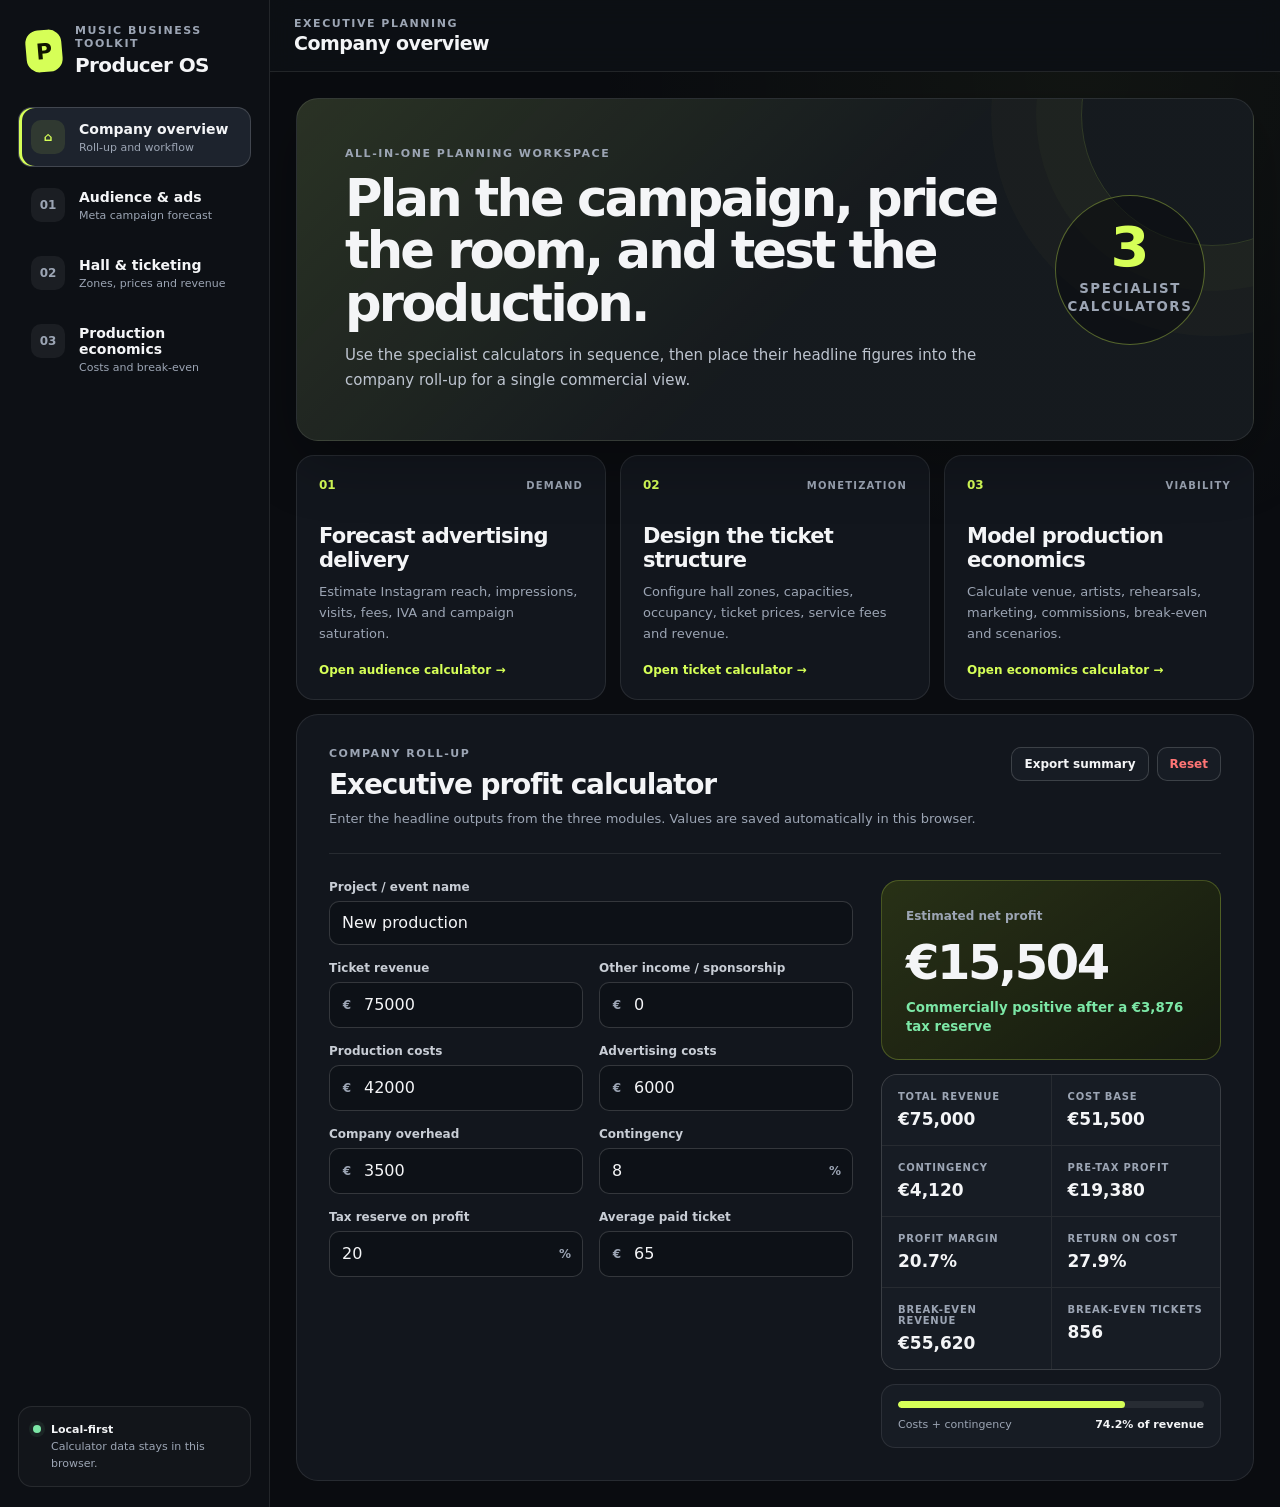
<file: music-producer-company-calculator/index.html>
<!doctype html>
<html lang="en">
<head>
  <meta charset="utf-8">
  <meta name="viewport" content="width=device-width, initial-scale=1">
  <meta name="description" content="All-in-one music producer company calculator for production economics, ticket pricing, venue planning and Meta advertising forecasts.">
  <meta name="color-scheme" content="dark light">
  <title>Producer OS — Company Calculator</title>
  <link rel="stylesheet" href="styles.css">
</head>
<body>
  <div class="app-shell">
    <aside class="sidebar" id="sidebar">
      <div class="brand-block">
        <div class="brand-mark" aria-hidden="true">P</div>
        <div>
          <p class="brand-kicker">Music business toolkit</p>
          <h1>Producer OS</h1>
        </div>
      </div>

      <nav class="primary-nav" aria-label="Main navigation">
        <button class="nav-item is-active" type="button" data-view="dashboard" aria-current="page">
          <span class="nav-icon" aria-hidden="true">⌂</span>
          <span><strong>Company overview</strong><small>Roll-up and workflow</small></span>
        </button>
        <button class="nav-item" type="button" data-view="ads">
          <span class="nav-number">01</span>
          <span><strong>Audience & ads</strong><small>Meta campaign forecast</small></span>
        </button>
        <button class="nav-item" type="button" data-view="tickets">
          <span class="nav-number">02</span>
          <span><strong>Hall & ticketing</strong><small>Zones, prices and revenue</small></span>
        </button>
        <button class="nav-item" type="button" data-view="stage">
          <span class="nav-number">03</span>
          <span><strong>Production economics</strong><small>Costs and break-even</small></span>
        </button>
      </nav>

      <div class="sidebar-note">
        <span class="status-dot"></span>
        <p><strong>Local-first</strong><br>Calculator data stays in this browser.</p>
      </div>
    </aside>

    <div class="main-column">
      <header class="topbar">
        <div class="topbar-title">
          <button class="icon-button mobile-menu" id="menuBtn" type="button" aria-label="Open navigation" aria-expanded="false">☰</button>
          <div>
            <p id="viewEyebrow">Executive planning</p>
            <h2 id="viewTitle">Company overview</h2>
          </div>
        </div>
        <div class="topbar-actions">
          <button class="toolbar-button is-hidden" id="reloadBtn" type="button">Reload module</button>
          <button class="toolbar-button is-hidden" id="newTabBtn" type="button">Open separately</button>
          <button class="toolbar-button is-hidden" id="fullscreenBtn" type="button">Focus mode</button>
        </div>
      </header>

      <main class="content-area">
        <section class="view dashboard-view is-active" id="view-dashboard" data-view-panel="dashboard">
          <div class="hero-panel">
            <div>
              <p class="eyebrow">All-in-one planning workspace</p>
              <h2>Plan the campaign, price the room, and test the production.</h2>
              <p>Use the specialist calculators in sequence, then place their headline figures into the company roll-up for a single commercial view.</p>
            </div>
            <div class="hero-badge">
              <span>3</span>
              <small>specialist<br>calculators</small>
            </div>
          </div>

          <section class="workflow-grid" aria-label="Planning workflow">
            <article class="workflow-card">
              <div class="workflow-head"><span>01</span><p>Demand</p></div>
              <h3>Forecast advertising delivery</h3>
              <p>Estimate Instagram reach, impressions, visits, fees, IVA and campaign saturation.</p>
              <button type="button" data-open-view="ads">Open audience calculator</button>
            </article>
            <article class="workflow-card">
              <div class="workflow-head"><span>02</span><p>Monetization</p></div>
              <h3>Design the ticket structure</h3>
              <p>Configure hall zones, capacities, occupancy, ticket prices, service fees and revenue.</p>
              <button type="button" data-open-view="tickets">Open ticket calculator</button>
            </article>
            <article class="workflow-card">
              <div class="workflow-head"><span>03</span><p>Viability</p></div>
              <h3>Model production economics</h3>
              <p>Calculate venue, artists, rehearsals, marketing, commissions, break-even and scenarios.</p>
              <button type="button" data-open-view="stage">Open economics calculator</button>
            </article>
          </section>

          <section class="rollup-panel">
            <div class="section-heading">
              <div>
                <p class="eyebrow">Company roll-up</p>
                <h2>Executive profit calculator</h2>
                <p>Enter the headline outputs from the three modules. Values are saved automatically in this browser.</p>
              </div>
              <div class="heading-actions">
                <button class="subtle-button" id="exportSummaryBtn" type="button">Export summary</button>
                <button class="subtle-button danger" id="resetSummaryBtn" type="button">Reset</button>
              </div>
            </div>

            <div class="rollup-layout">
              <form class="rollup-form" id="rollupForm">
                <label class="field field-wide">
                  <span>Project / event name</span>
                  <input id="projectName" name="projectName" type="text" value="New production" autocomplete="off">
                </label>
                <label class="field">
                  <span>Ticket revenue</span>
                  <div class="money-input"><b>€</b><input id="ticketRevenue" name="ticketRevenue" type="number" min="0" step="0.01" value="75000"></div>
                </label>
                <label class="field">
                  <span>Other income / sponsorship</span>
                  <div class="money-input"><b>€</b><input id="otherIncome" name="otherIncome" type="number" min="0" step="0.01" value="0"></div>
                </label>
                <label class="field">
                  <span>Production costs</span>
                  <div class="money-input"><b>€</b><input id="productionCosts" name="productionCosts" type="number" min="0" step="0.01" value="42000"></div>
                </label>
                <label class="field">
                  <span>Advertising costs</span>
                  <div class="money-input"><b>€</b><input id="advertisingCosts" name="advertisingCosts" type="number" min="0" step="0.01" value="6000"></div>
                </label>
                <label class="field">
                  <span>Company overhead</span>
                  <div class="money-input"><b>€</b><input id="companyOverhead" name="companyOverhead" type="number" min="0" step="0.01" value="3500"></div>
                </label>
                <label class="field">
                  <span>Contingency</span>
                  <div class="money-input suffix"><input id="contingencyPercent" name="contingencyPercent" type="number" min="0" step="0.1" value="8"><b>%</b></div>
                </label>
                <label class="field">
                  <span>Tax reserve on profit</span>
                  <div class="money-input suffix"><input id="taxReservePercent" name="taxReservePercent" type="number" min="0" max="100" step="0.1" value="20"><b>%</b></div>
                </label>
                <label class="field">
                  <span>Average paid ticket</span>
                  <div class="money-input"><b>€</b><input id="averageTicketPrice" name="averageTicketPrice" type="number" min="0" step="0.01" value="65"></div>
                </label>
              </form>

              <div class="results-column" aria-live="polite">
                <div class="primary-result" id="profitResultCard">
                  <span>Estimated net profit</span>
                  <strong id="netProfit">€0</strong>
                  <small id="profitSignal">—</small>
                </div>
                <div class="metric-grid">
                  <div class="metric"><span>Total revenue</span><strong id="totalRevenue">€0</strong></div>
                  <div class="metric"><span>Cost base</span><strong id="baseCosts">€0</strong></div>
                  <div class="metric"><span>Contingency</span><strong id="contingencyAmount">€0</strong></div>
                  <div class="metric"><span>Pre-tax profit</span><strong id="preTaxProfit">€0</strong></div>
                  <div class="metric"><span>Profit margin</span><strong id="profitMargin">0%</strong></div>
                  <div class="metric"><span>Return on cost</span><strong id="returnOnCost">0%</strong></div>
                  <div class="metric"><span>Break-even revenue</span><strong id="breakEvenRevenue">€0</strong></div>
                  <div class="metric"><span>Break-even tickets</span><strong id="breakEvenTickets">—</strong></div>
                </div>
                <div class="cost-bar" aria-label="Revenue allocation">
                  <div class="cost-bar-track"><span id="costBarFill"></span></div>
                  <div class="cost-bar-labels"><span>Costs + contingency</span><strong id="costShare">0% of revenue</strong></div>
                </div>
              </div>
            </div>
          </section>
        </section>

        <section class="view module-view" id="view-ads" data-view-panel="ads">
          <div class="frame-loader" data-loader="ads"><span></span><p>Loading audience calculator…</p></div>
          <iframe title="Audience and Meta advertising calculator" data-module-frame="ads" data-src="calculators/meta-ads/index.html"></iframe>
        </section>

        <section class="view module-view" id="view-tickets" data-view-panel="tickets">
          <div class="frame-loader" data-loader="tickets"><span></span><p>Loading hall and ticket calculator…</p></div>
          <iframe title="Hall and ticket pricing calculator" data-module-frame="tickets" data-src="calculators/hall-tickets/index.html"></iframe>
        </section>

        <section class="view module-view" id="view-stage" data-view-panel="stage">
          <div class="frame-loader" data-loader="stage"><span></span><p>Loading production economics calculator…</p></div>
          <iframe title="Stage production economics calculator" data-module-frame="stage" data-src="calculators/stage-economics/index.html"></iframe>
        </section>
      </main>
    </div>
  </div>

  <div class="mobile-scrim" id="mobileScrim"></div>
  <div class="toast" id="toast" role="status" aria-live="polite"></div>
  <script src="app.js"></script>
</body>
</html>
</file>
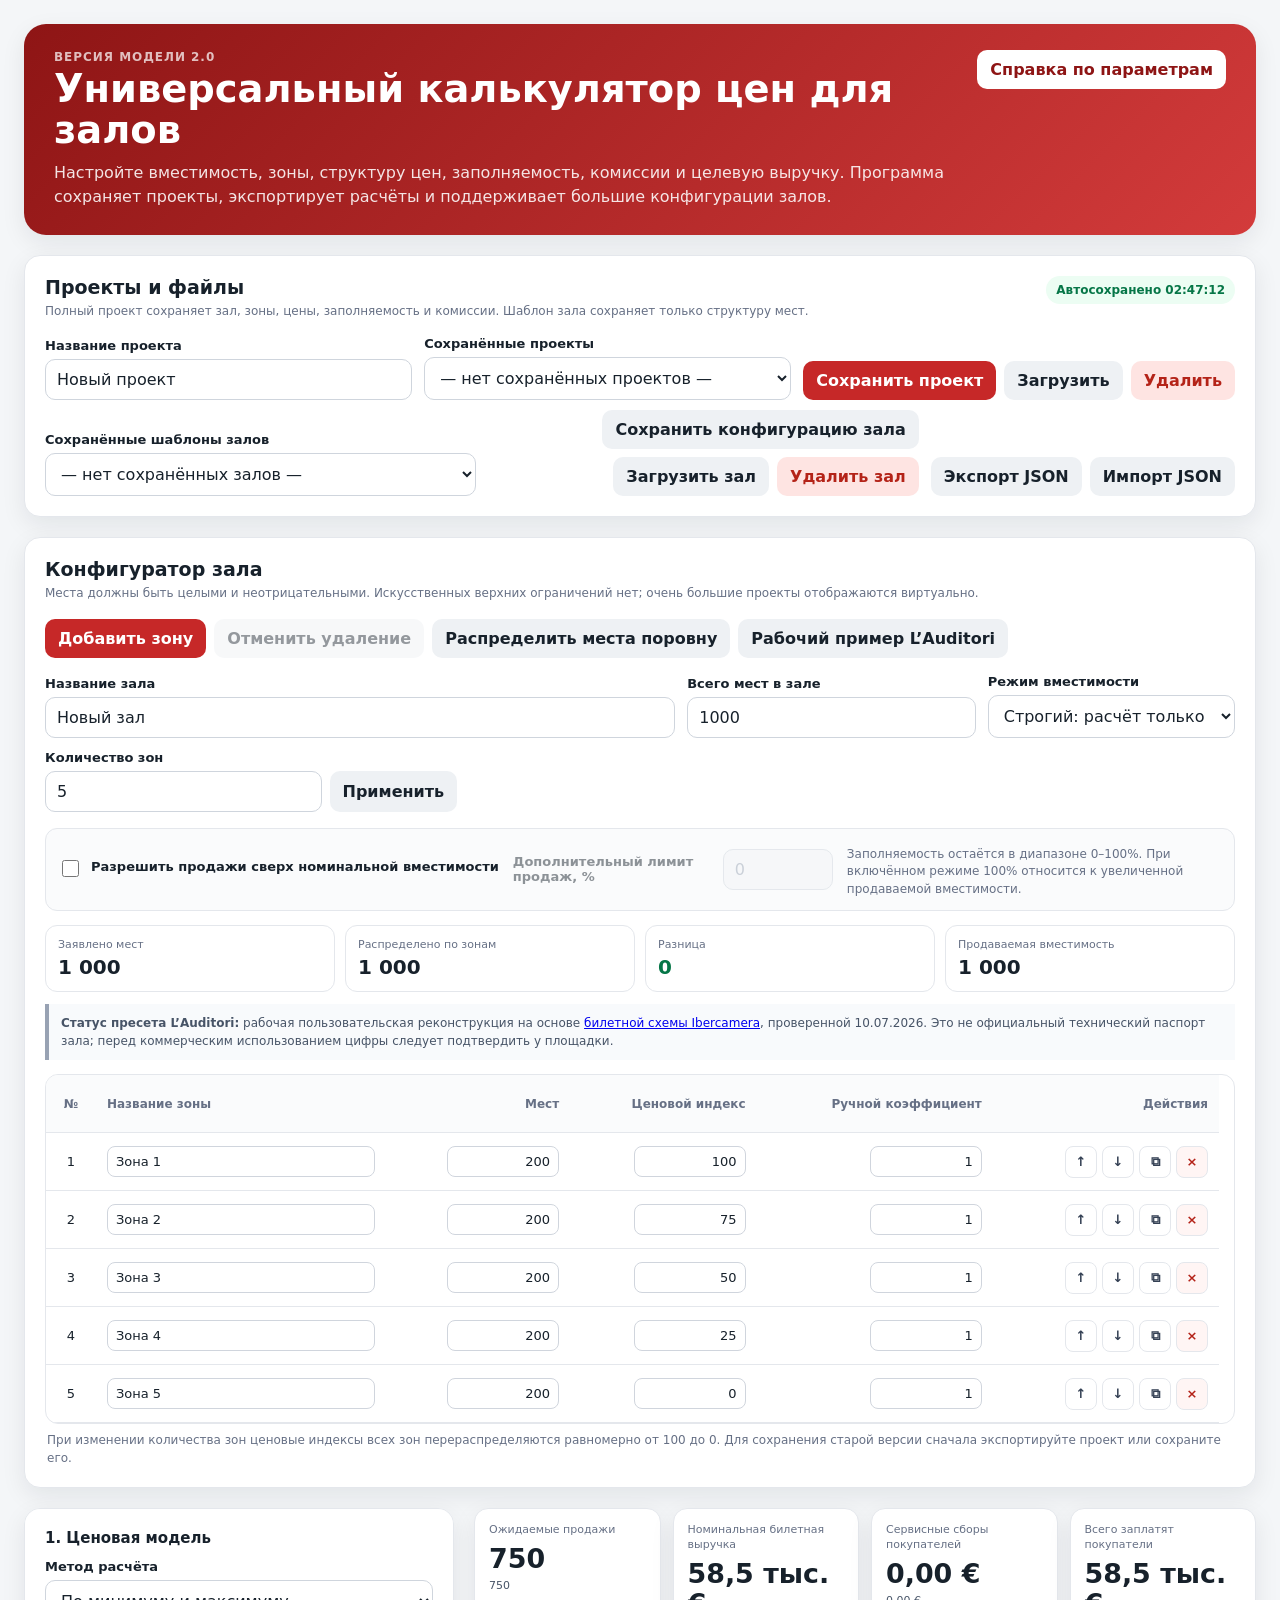
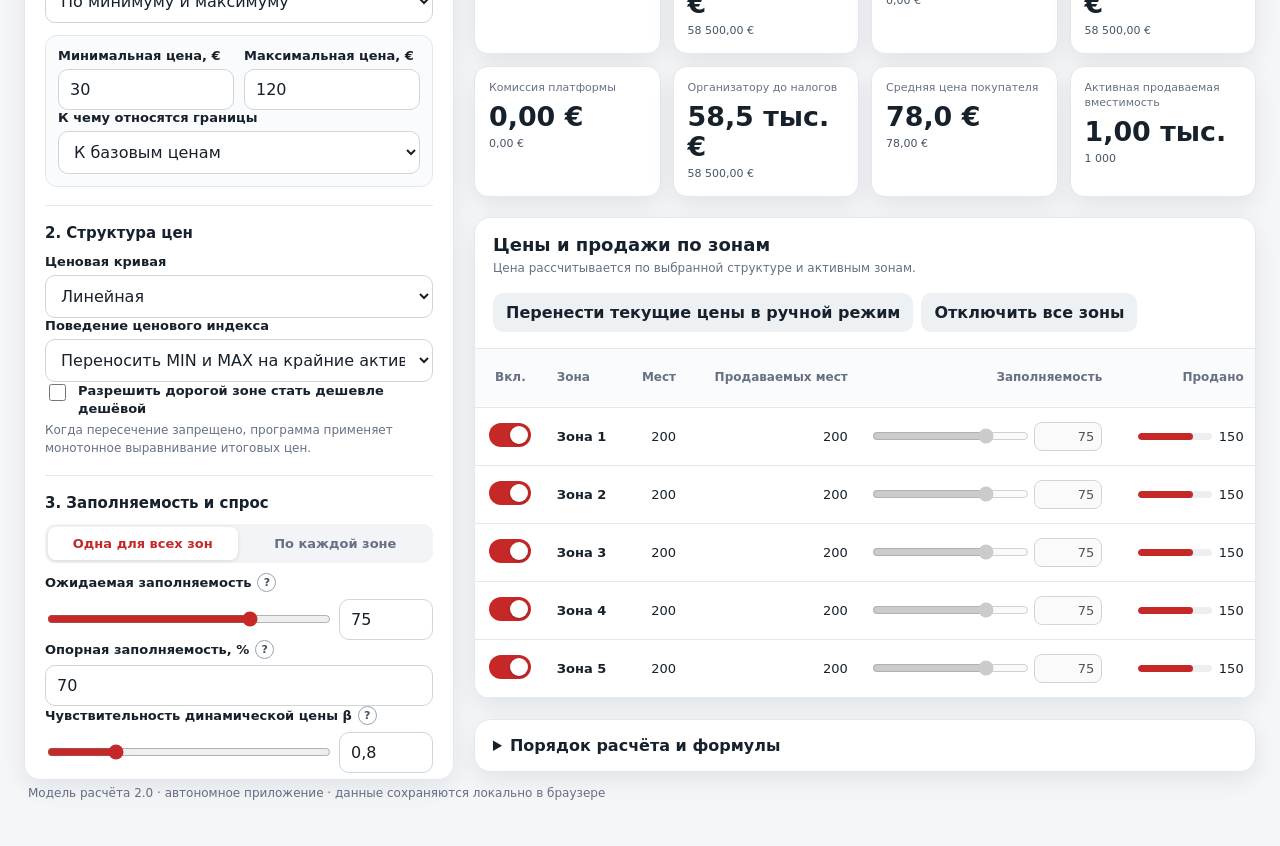
<file: music-producer-company-calculator/calculators/hall-tickets/index.html>
<!doctype html>
<html lang="ru">
<head>
  <meta charset="utf-8">
  <meta name="viewport" content="width=device-width, initial-scale=1">
  <meta name="color-scheme" content="light">
  <title>Producer OS — Hall & Ticketing</title>
  <link rel="stylesheet" href="styles.css">
</head>
<body>
  <div id="appRoot" class="app-root">
    <header class="hero">
      <div>
        <div class="eyebrow">Версия модели 2.0</div>
        <h1>Универсальный калькулятор цен для залов</h1>
        <p>Настройте вместимость, зоны, структуру цен, заполняемость, комиссии и целевую выручку. Программа сохраняет проекты, экспортирует расчёты и поддерживает большие конфигурации залов.</p>
      </div>
      <button id="openHelpBtn" class="btn btn-light" type="button">Справка по параметрам</button>
    </header>

    <section class="card project-card" aria-labelledby="projectsTitle">
      <div class="section-header">
        <div>
          <h2 id="projectsTitle">Проекты и файлы</h2>
          <p class="muted">Полный проект сохраняет зал, зоны, цены, заполняемость и комиссии. Шаблон зала сохраняет только структуру мест.</p>
        </div>
        <div id="autosaveStatus" class="status-chip" role="status">Автосохранение: ожидание</div>
      </div>

      <div class="project-grid">
        <label class="field">
          <span>Название проекта</span>
          <input id="projectName" type="text" value="Новый проект" autocomplete="off">
        </label>
        <label class="field">
          <span>Сохранённые проекты</span>
          <select id="savedProjects"><option value="">— нет сохранённых проектов —</option></select>
        </label>
        <div class="button-group align-end">
          <button id="saveProjectBtn" class="btn" type="button">Сохранить проект</button>
          <button id="loadProjectBtn" class="btn btn-secondary" type="button">Загрузить</button>
          <button id="deleteProjectBtn" class="btn btn-danger-soft" type="button">Удалить</button>
        </div>
      </div>

      <div class="project-grid compact-top">
        <label class="field">
          <span>Сохранённые шаблоны залов</span>
          <select id="savedHalls"><option value="">— нет сохранённых залов —</option></select>
        </label>
        <div class="button-group align-end">
          <button id="saveHallBtn" class="btn btn-secondary" type="button">Сохранить конфигурацию зала</button>
          <button id="loadHallBtn" class="btn btn-secondary" type="button">Загрузить зал</button>
          <button id="deleteHallBtn" class="btn btn-danger-soft" type="button">Удалить зал</button>
        </div>
        <div class="button-group align-end">
          <button id="exportJsonBtn" class="btn btn-secondary" type="button">Экспорт JSON</button>
          <button id="importJsonBtn" class="btn btn-secondary" type="button">Импорт JSON</button>
          <input id="importJsonInput" type="file" accept="application/json,.json" hidden>
        </div>
      </div>
      <div id="storageMessage" class="inline-message hidden" role="status"></div>
    </section>

    <section class="card hall-card" aria-labelledby="hallTitle">
      <div class="section-header">
        <div>
          <h2 id="hallTitle">Конфигуратор зала</h2>
          <p class="muted">Места должны быть целыми и неотрицательными. Искусственных верхних ограничений нет; очень большие проекты отображаются виртуально.</p>
        </div>
        <div class="button-group">
          <button id="addZoneBtn" class="btn" type="button">Добавить зону</button>
          <button id="undoDeleteBtn" class="btn btn-secondary" type="button" disabled>Отменить удаление</button>
          <button id="equalSeatsBtn" class="btn btn-secondary" type="button">Распределить места поровну</button>
          <button id="auditoriPresetBtn" class="btn btn-secondary" type="button">Рабочий пример L’Auditori</button>
        </div>
      </div>

      <div class="hall-fields">
        <label class="field wide">
          <span>Название зала</span>
          <input id="hallName" type="text" value="Новый зал" autocomplete="off">
        </label>
        <label class="field">
          <span>Всего мест в зале</span>
          <input id="hallCapacity" type="text" inputmode="numeric" value="1000">
        </label>
        <label class="field">
          <span>Режим вместимости</span>
          <select id="capacityMode">
            <option value="strict">Строгий: расчёт только при совпадении</option>
            <option value="free">Свободный: считать по сумме зон</option>
          </select>
        </label>
        <label class="field">
          <span>Количество зон</span>
          <div class="inline-control">
            <input id="zoneCount" type="text" inputmode="numeric" value="5">
            <button id="applyZoneCountBtn" class="btn btn-secondary" type="button">Применить</button>
          </div>
        </label>
      </div>

      <div class="oversell-row">
        <label class="check-field">
          <input id="oversellingEnabled" type="checkbox">
          <span>Разрешить продажи сверх номинальной вместимости</span>
        </label>
        <label id="oversellPercentWrap" class="field inline-narrow disabled-block">
          <span>Дополнительный лимит продаж, %</span>
          <input id="oversellPercent" type="text" inputmode="decimal" value="0" disabled>
        </label>
        <p class="muted">Заполняемость остаётся в диапазоне 0–100%. При включённом режиме 100% относится к увеличенной продаваемой вместимости.</p>
      </div>

      <div class="capacity-summary" aria-live="polite">
        <div class="mini-card"><span>Заявлено мест</span><strong id="hallCapacityStatus">—</strong></div>
        <div class="mini-card"><span>Распределено по зонам</span><strong id="zoneCapacityStatus">—</strong></div>
        <div class="mini-card"><span>Разница</span><strong id="capacityDifferenceStatus">—</strong></div>
        <div class="mini-card"><span>Продаваемая вместимость</span><strong id="sellableCapacityStatus">—</strong></div>
      </div>
      <div id="capacityWarning" class="inline-message warning hidden" role="alert"></div>
      <div class="preset-note">
        <strong>Статус пресета L’Auditori:</strong> рабочая пользовательская реконструкция на основе <a href="https://ibercamera.koobin.com/heroica-de-beethoven_ca" target="_blank" rel="noopener noreferrer">билетной схемы Ibercamera</a>, проверенной 10.07.2026. Это не официальный технический паспорт зала; перед коммерческим использованием цифры следует подтвердить у площадки.
      </div>

      <div class="table-shell">
        <div id="configViewport" class="table-viewport config-viewport" tabindex="0" aria-label="Таблица конфигурации зон">
          <table class="data-table config-table">
            <thead>
              <tr>
                <th>№</th>
                <th>Название зоны</th>
                <th>Мест</th>
                <th>Ценовой индекс</th>
                <th>Ручной коэффициент</th>
                <th>Действия</th>
              </tr>
            </thead>
            <tbody id="configBody"></tbody>
          </table>
        </div>
      </div>
      <p class="muted table-note">При изменении количества зон ценовые индексы всех зон перераспределяются равномерно от 100 до 0. Для сохранения старой версии сначала экспортируйте проект или сохраните его.</p>
    </section>

    <main class="workspace">
      <aside class="card controls-card" aria-label="Параметры расчёта">
        <section class="control-section">
          <h2>1. Ценовая модель</h2>
          <label class="field">
            <span>Метод расчёта</span>
            <select id="pricingModel">
              <option value="average">По целевой средней цене</option>
              <option value="gross">По целевой сумме</option>
              <option value="minmax" selected>По минимуму и максимуму</option>
              <option value="minimum">Только по минимальной цене</option>
              <option value="maximum">Только по максимальной цене</option>
              <option value="manual">Ручные цены по зонам</option>
            </select>
          </label>

          <div id="averageModelBlock" class="model-block hidden">
            <label class="field">
              <span>Целевая средняя цена, €</span>
              <input id="averageTarget" type="text" inputmode="decimal" value="80">
            </label>
            <label class="field">
              <span>Что должна означать средняя цена</span>
              <select id="averageScope">
                <option value="base">Средняя базовая цена по активным местам</option>
                <option value="customer">Средняя итоговая цена покупателя по ожидаемым продажам</option>
              </select>
            </label>
          </div>

          <div id="grossModelBlock" class="model-block hidden">
            <label class="field">
              <span>Целевая сумма, €</span>
              <input id="grossTarget" type="text" inputmode="decimal" value="75000">
            </label>
            <label class="field">
              <span>Какая сумма является целью</span>
              <select id="grossMetric">
                <option value="totalPaid">Всего заплатят покупатели</option>
                <option value="ticketRevenue">Номинальная билетная выручка</option>
                <option value="organizer">Сумма организатора до налогов</option>
              </select>
            </label>
            <div class="info-box">Внешняя наценка или скидка применяется <strong>после</strong> подбора цен под цель. Поэтому итоговая сумма может намеренно отличаться от цели.</div>
          </div>

          <div id="minmaxModelBlock" class="model-block">
            <div class="two-col">
              <label class="field"><span>Минимальная цена, €</span><input id="minimumPrice" type="text" inputmode="decimal" value="30"></label>
              <label class="field"><span>Максимальная цена, €</span><input id="maximumPrice" type="text" inputmode="decimal" value="120"></label>
            </div>
            <label class="field">
              <span>К чему относятся границы</span>
              <select id="boundaryScope">
                <option value="base">К базовым ценам</option>
                <option value="customer">К итоговым ценам покупателя</option>
              </select>
            </label>
          </div>

          <div id="minimumModelBlock" class="model-block hidden">
            <label class="field"><span>Минимальная цена, €</span><input id="minimumOnly" type="text" inputmode="decimal" value="30"></label>
            <label class="field">
              <span>К чему относится цена</span>
              <select id="minimumScope">
                <option value="base">К базовой цене</option>
                <option value="customer">К итоговой цене покупателя</option>
              </select>
            </label>
          </div>

          <div id="maximumModelBlock" class="model-block hidden">
            <label class="field"><span>Максимальная цена, €</span><input id="maximumOnly" type="text" inputmode="decimal" value="120"></label>
            <label class="field">
              <span>К чему относится цена</span>
              <select id="maximumScope">
                <option value="base">К базовой цене</option>
                <option value="customer">К итоговой цене покупателя</option>
              </select>
            </label>
          </div>

          <div id="manualModelBlock" class="model-block hidden">
            <label class="field">
              <span>Что вводится вручную</span>
              <select id="manualPriceMode">
                <option value="base">Базовая цена зоны</option>
                <option value="customer">Окончательная цена покупателя</option>
              </select>
            </label>
            <button id="clearManualPricesBtn" class="btn btn-danger-soft full-width" type="button">Очистить ручные цены</button>
          </div>

          <div id="singleZoneBlock" class="model-block hidden">
            <label class="field">
              <span>Цена единственной активной зоны, €</span>
              <input id="singleZonePrice" type="text" inputmode="decimal" value="75">
            </label>
            <p class="muted">Используется вместо MIN, MAX или диапазона, когда активна только одна зона.</p>
          </div>

          <div id="flatLevelBlock" class="model-block hidden">
            <label class="field">
              <span>Цена единого ценового уровня, €</span>
              <input id="flatLevelPrice" type="text" inputmode="decimal" value="75">
            </label>
            <p class="muted">Все активные зоны имеют одинаковый индекс или коэффициент, поэтому рассматриваются как один уровень.</p>
          </div>
        </section>

        <section class="control-section">
          <h2>2. Структура цен</h2>
          <label class="field">
            <span>Ценовая кривая</span>
            <select id="curveMode">
              <option value="linear">Линейная</option>
              <option value="geometric">Геометрическая</option>
              <option value="power">Степенная</option>
              <option value="manualCoefficient">Ручные коэффициенты зон</option>
            </select>
          </label>
          <label id="powerExponentWrap" class="field hidden">
            <span>Степень кривой</span>
            <input id="powerExponent" type="text" inputmode="decimal" value="1.5">
          </label>
          <label id="premiumRatioWrap" class="field">
            <span>Соотношение дорогой и дешёвой зоны, ×</span>
            <input id="premiumRatio" type="text" inputmode="decimal" value="3.3">
          </label>
          <label class="field">
            <span>Поведение ценового индекса</span>
            <select id="indexMode">
              <option value="renormalize">Переносить MIN и MAX на крайние активные зоны</option>
              <option value="fixed">Использовать индекс как фиксированный процент диапазона</option>
            </select>
          </label>
          <label class="check-field">
            <input id="allowPriceCrossing" type="checkbox">
            <span>Разрешить дорогой зоне стать дешевле дешёвой</span>
          </label>
          <p class="muted">Когда пересечение запрещено, программа применяет монотонное выравнивание итоговых цен.</p>
        </section>

        <section class="control-section">
          <h2>3. Заполняемость и спрос</h2>
          <div class="segmented" id="occupancyModeControls">
            <button type="button" data-occupancy-mode="overall" class="active">Одна для всех зон</button>
            <button type="button" data-occupancy-mode="zones">По каждой зоне</button>
          </div>
          <label id="overallOccupancyWrap" class="field compact-top">
            <span>Ожидаемая заполняемость <button class="info-icon" type="button" data-help-topic="occupancy" aria-label="Справка: ожидаемая заполняемость">?</button></span>
            <div class="range-pair">
              <input id="overallOccupancyRange" type="range" min="0" max="100" step="1" value="75">
              <input id="overallOccupancy" type="text" inputmode="decimal" value="75">
            </div>
          </label>

          <div id="dynamicPricingGroup">
            <label class="field">
              <span>Опорная заполняемость, % <button class="info-icon" type="button" data-help-topic="reference" aria-label="Справка: опорная заполняемость">?</button></span>
              <input id="referenceOccupancy" type="text" inputmode="decimal" value="70">
            </label>
            <label class="field">
              <span>Чувствительность динамической цены β <button class="info-icon" type="button" data-help-topic="beta" aria-label="Справка: чувствительность динамической цены">?</button></span>
              <div class="range-pair">
                <input id="betaRange" type="range" min="0" max="4" step="0.05" value="0.8">
                <input id="beta" type="text" inputmode="decimal" value="0.8">
              </div>
            </label>
            <div id="dynamicIneffectiveNote" class="info-box hidden">При одинаковой заполняемости всех зон динамика меняет внутреннюю базу, но не распределение итоговой целевой суммы. Реальное перераспределение возникает только при разной заполняемости зон.</div>
          </div>

          <label class="check-field compact-top">
            <input id="elasticityEnabled" type="checkbox">
            <span>Профессиональная модель ценовой эластичности спроса</span>
          </label>
          <div id="elasticityBlock" class="model-block hidden">
            <label class="field">
              <span>Эластичность спроса ε</span>
              <input id="elasticity" type="text" inputmode="decimal" value="0.6">
            </label>
            <p class="muted">Ожидаемая заполняемость считается базовым спросом при базовой цене. Повышение итоговой цены уменьшает спрос, снижение увеличивает его. Расчёт выполняется итеративно.</p>
          </div>
        </section>

        <section class="control-section">
          <h2>4. Округление, наценка и комиссии</h2>
          <label class="field">
            <span>Шаг округления, € <button class="info-icon" type="button" data-help-topic="rounding" aria-label="Справка: шаг округления">?</button></span>
            <input id="roundingStep" type="text" inputmode="decimal" value="2">
          </label>
          <label class="field">
            <span>Внешняя наценка / скидка, % <button class="info-icon" type="button" data-help-topic="adjustment" aria-label="Справка: наценка или скидка">?</button></span>
            <input id="externalAdjustment" type="text" inputmode="decimal" value="0">
          </label>
          <label class="field">
            <span>Сервисный сбор покупателя за билет, € <button class="info-icon" type="button" data-help-topic="fee" aria-label="Справка: сервисный сбор">?</button></span>
            <input id="buyerFee" type="text" inputmode="decimal" value="0">
          </label>
          <label class="check-field">
            <input id="buyerFeeRetained" type="checkbox">
            <span>Сервисный сбор остаётся организатору</span>
          </label>
          <div class="two-col compact-top">
            <label class="field"><span>Комиссия платформы, % от билета</span><input id="platformPercent" type="text" inputmode="decimal" value="0"></label>
            <label class="field"><span>Фиксированная комиссия платформы, €</span><input id="platformFixed" type="text" inputmode="decimal" value="0"></label>
          </div>
        </section>

        <section class="control-section no-border">
          <h2>5. Сброс и экспорт</h2>
          <div class="button-grid">
            <button id="resetPricingBtn" class="btn btn-secondary" type="button">Сбросить параметры цены</button>
            <button id="resetOccupancyBtn" class="btn btn-secondary" type="button">Сбросить заполняемость</button>
            <button id="enableAllBtn" class="btn btn-secondary" type="button">Включить все зоны</button>
            <button id="resetScenarioBtn" class="btn btn-danger-soft" type="button">Сбросить весь сценарий</button>
            <button id="exportCsvBtn" class="btn" type="button">Экспорт CSV</button>
          </div>
          <div id="calculationWarning" class="inline-message warning hidden" role="alert"></div>
        </section>
      </aside>

      <section class="results-column" aria-label="Результаты расчёта">
        <section class="metrics-grid" aria-live="polite">
          <article class="metric-card"><span>Ожидаемые продажи</span><strong id="metricSold">—</strong><small id="metricSoldFull">—</small></article>
          <article class="metric-card"><span>Номинальная билетная выручка</span><strong id="metricTicketRevenue">—</strong><small id="metricTicketRevenueFull">—</small></article>
          <article class="metric-card"><span>Сервисные сборы покупателей</span><strong id="metricBuyerFees">—</strong><small id="metricBuyerFeesFull">—</small></article>
          <article class="metric-card"><span>Всего заплатят покупатели</span><strong id="metricTotalPaid">—</strong><small id="metricTotalPaidFull">—</small></article>
          <article class="metric-card"><span>Комиссия платформы</span><strong id="metricPlatformCommission">—</strong><small id="metricPlatformCommissionFull">—</small></article>
          <article class="metric-card"><span>Организатору до налогов</span><strong id="metricOrganizer">—</strong><small id="metricOrganizerFull">—</small></article>
          <article class="metric-card"><span>Средняя цена покупателя</span><strong id="metricAveragePrice">—</strong><small id="metricAveragePriceFull">—</small></article>
          <article class="metric-card"><span>Активная продаваемая вместимость</span><strong id="metricActiveCapacity">—</strong><small id="metricActiveCapacityFull">—</small></article>
        </section>

        <section class="card target-card hidden" id="targetResultCard">
          <div>
            <span class="muted">Целевая сумма до внешней корректировки</span>
            <strong id="targetRequested">—</strong>
          </div>
          <div>
            <span class="muted">Получено до внешней корректировки</span>
            <strong id="targetAchieved">—</strong>
          </div>
          <div>
            <span class="muted">Минимально достижимая сумма</span>
            <strong id="targetMinimum">—</strong>
          </div>
          <div>
            <span class="muted">Отклонение после внешней корректировки</span>
            <strong id="targetFinalDelta">—</strong>
          </div>
        </section>

        <section class="card pricing-card">
          <div class="section-header pricing-header">
            <div>
              <h2>Цены и продажи по зонам</h2>
              <p id="pricingTableHint" class="muted">Расчёт выполняется автоматически.</p>
            </div>
            <div class="button-group">
              <button id="copyToManualBtn" class="btn btn-secondary" type="button">Перенести текущие цены в ручной режим</button>
              <button id="disableAllBtn" class="btn btn-secondary" type="button">Отключить все зоны</button>
            </div>
          </div>
          <div class="table-shell">
            <div id="pricingViewport" class="table-viewport pricing-viewport" tabindex="0" aria-label="Таблица цен и продаж по зонам">
              <table class="data-table pricing-table">
                <thead>
                  <tr>
                    <th>Вкл.</th>
                    <th>Зона</th>
                    <th>Мест</th>
                    <th>Продаваемых мест</th>
                    <th>Заполняемость</th>
                    <th>Продано</th>
                    <th>Базовая цена</th>
                    <th>Коэф. спроса</th>
                    <th>Цена билета</th>
                    <th>Сбор</th>
                    <th>Цена покупателя</th>
                    <th>Выручка зоны</th>
                  </tr>
                </thead>
                <tbody id="pricingBody"></tbody>
              </table>
            </div>
          </div>
        </section>

        <section class="card details-card">
          <details>
            <summary>Порядок расчёта и формулы</summary>
            <div class="formula-block">1. Формируется базовая ценовая лестница.
2. Применяется динамический коэффициент exp[β × (O − Oref)].
3. При включённой эластичности спрос и цена уточняются итеративно.
4. В режиме целевой суммы сначала подбирается цена под цель, затем применяется внешняя корректировка.
5. Цена округляется выбранным шагом.
6. Добавляется сервисный сбор покупателя.
7. Ожидаемые целые продажи распределяются методом наибольших остатков.
8. Рассчитываются билетная выручка, сборы, комиссия платформы и сумма организатора.</div>
          </details>
        </section>
      </section>
    </main>

    <footer class="footer">
      <span>Модель расчёта 2.0 · автономное приложение · данные сохраняются локально в браузере</span>
    </footer>
  </div>

  <div id="helpModal" class="modal-backdrop hidden" role="dialog" aria-modal="true" aria-labelledby="helpTitle">
    <div class="modal large-modal">
      <div class="modal-header">
        <div>
          <h2 id="helpTitle">Справка по параметрам</h2>
          <p>Практическое объяснение назначения параметров и порядка расчёта.</p>
        </div>
        <button class="modal-close" type="button" data-close-modal="helpModal" aria-label="Закрыть справку">×</button>
      </div>
      <div class="modal-body help-body">
        <details class="help-item" data-help-section="occupancy" open>
          <summary>Ожидаемая заполняемость</summary>
          <div>
            <p><strong>Что это:</strong> прогноз доли продаваемой вместимости, которая будет реализована. При включённом overselling 100% относится к увеличенной продаваемой вместимости.</p>
            <pre>Ожидаемые продажи = продаваемые места × заполняемость / 100</pre>
            <p><strong>Зачем нужна:</strong> определяет количество билетов, прогноз выручки и исходный уровень спроса для динамической цены. В модели целевой суммы меньшая заполняемость обычно требует более высокой средней цены.</p>
            <p><strong>Пример:</strong> 200 продаваемых мест × 75% = 150 ожидаемых продаж.</p>
          </div>
        </details>
        <details class="help-item" data-help-section="reference">
          <summary>Опорная заполняемость, %</summary>
          <div>
            <p><strong>Что это:</strong> точка отсчёта, при которой коэффициент динамической цены равен 1,00.</p>
            <ul><li>ожидаемая выше опорной — цена растёт;</li><li>ожидаемая ниже опорной — цена снижается;</li><li>значения равны — базовая цена не меняется.</li></ul>
            <p>Опорная заполняемость не определяет число продаж; она только задаёт нейтральный уровень для динамической корректировки.</p>
          </div>
        </details>
        <details class="help-item" data-help-section="beta">
          <summary>Чувствительность динамической цены β</summary>
          <div>
            <p><strong>Что это:</strong> сила реакции цены на разницу между ожидаемой и опорной заполняемостью.</p>
            <pre>F = exp[β × (O − Oref)]
Динамическая цена = базовая цена × F</pre>
            <p>β = 0 отключает динамику. Значения 0,3–0,5 дают слабую реакцию, 0,6–1,0 — умеренную, выше 1 — сильную.</p>
            <p><strong>Важно для целевой суммы:</strong> если все зоны имеют одинаковую заполняемость, общий динамический множитель компенсируется подбором базовой цены. Реальное перераспределение между зонами появляется, когда их заполняемость различается.</p>
          </div>
        </details>
        <details class="help-item" data-help-section="rounding">
          <summary>Шаг округления, €</summary>
          <div>
            <p><strong>Что это:</strong> интервал, к которому приводится рассчитанная цена.</p>
            <pre>Округлённая цена = шаг × ROUND(цена / шаг)</pre>
            <p>73,40 € округляется до 73,50 € при шаге 0,50; до 74 € при шаге 2; до 75 € при шаге 5. Большой шаг упрощает сетку, но увеличивает отклонение от цели.</p>
          </div>
        </details>
        <details class="help-item" data-help-section="adjustment">
          <summary>Внешняя наценка / скидка, %</summary>
          <div>
            <p><strong>Что это:</strong> единая корректировка всех рассчитанных цен. Положительное значение — наценка, отрицательное — скидка. Скидка не может быть ниже −100%.</p>
            <pre>Цена после корректировки = цена × (1 + процент / 100)</pre>
            <p>В модели целевой суммы корректировка применяется после достижения цели. Это позволяет увидеть, как промоакция или дополнительная наценка изменит окончательный результат.</p>
          </div>
        </details>
        <details class="help-item" data-help-section="fee">
          <summary>Сервисный сбор на билет, €</summary>
          <div>
            <p><strong>Что это:</strong> фиксированная сумма, добавляемая к каждому проданному билету после округления основной цены.</p>
            <pre>Цена покупателя = цена билета + сервисный сбор</pre>
            <p>Сбор может покрывать билетную платформу, обработку платежа или обслуживание заказа. Отдельный флажок определяет, остаётся ли он организатору. Комиссия платформы рассчитывается отдельно.</p>
          </div>
        </details>
        <details class="help-item">
          <summary>Ценовой индекс и режим переноса границ</summary>
          <div>
            <p><strong>Ценовой индекс</strong> — положение зоны в диапазоне от дешёвой к дорогой. Это не буквальный процент цены.</p>
            <p>В режиме перенормирования крайние активные зоны всегда получают MIN и MAX. В фиксированном режиме индекс 20 означает 20% исходного диапазона независимо от отключения других зон.</p>
          </div>
        </details>
        <details class="help-item">
          <summary>Ценовые кривые</summary>
          <div>
            <ul>
              <li><strong>Линейная:</strong> равномерный прирост цены.</li>
              <li><strong>Геометрическая:</strong> равномерное отношение между уровнями; полезно при большом диапазоне.</li>
              <li><strong>Степенная:</strong> управляемая выпуклость через показатель степени.</li>
              <li><strong>Ручные коэффициенты:</strong> относительный вес каждой зоны вводится в конфигураторе.</li>
            </ul>
          </div>
        </details>
        <details class="help-item">
          <summary>Профессиональная эластичность спроса</summary>
          <div>
            <p>Ожидаемая заполняемость становится базовым спросом при базовой цене. Если окончательная цена повышается, расчётный спрос уменьшается по степенной зависимости; если цена снижается — растёт, но не выше продаваемой вместимости.</p>
            <pre>Новый спрос = базовый спрос × (итоговая цена / базовая цена)^(-ε)</pre>
            <p>При ε = 0 спрос не реагирует на цену. Чем выше ε, тем сильнее реакция. При высокой эластичности целевая сумма может иметь несколько решений или быть недостижимой; программа сообщает об этом.</p>
          </div>
        </details>
        <details class="help-item">
          <summary>Структура выручки</summary>
          <div>
            <ul>
              <li><strong>Номинальная билетная выручка:</strong> цена билета без сервисного сбора × продажи.</li>
              <li><strong>Сервисные сборы покупателей:</strong> фиксированный сбор × продажи.</li>
              <li><strong>Всего заплатят покупатели:</strong> билетная выручка + сервисные сборы.</li>
              <li><strong>Комиссия платформы:</strong> процент от билетной выручки + фиксированная комиссия за билет.</li>
              <li><strong>Организатору до налогов:</strong> билетная выручка + принадлежащие организатору сборы − комиссия платформы.</li>
            </ul>
          </div>
        </details>
      </div>
    </div>
  </div>

  <div id="confirmModal" class="modal-backdrop hidden" role="dialog" aria-modal="true" aria-labelledby="confirmTitle">
    <div class="modal confirm-modal">
      <div class="modal-header">
        <div><h2 id="confirmTitle">Подтверждение</h2><p id="confirmMessage">Продолжить?</p></div>
      </div>
      <div class="modal-actions">
        <button id="confirmCancelBtn" class="btn btn-secondary" type="button">Отмена</button>
        <button id="confirmOkBtn" class="btn btn-danger" type="button">Подтвердить</button>
      </div>
    </div>
  </div>

  <div id="toast" class="toast hidden" role="status" aria-live="polite"></div>

  <script src="app.js"></script>
</body>
</html>
</file>
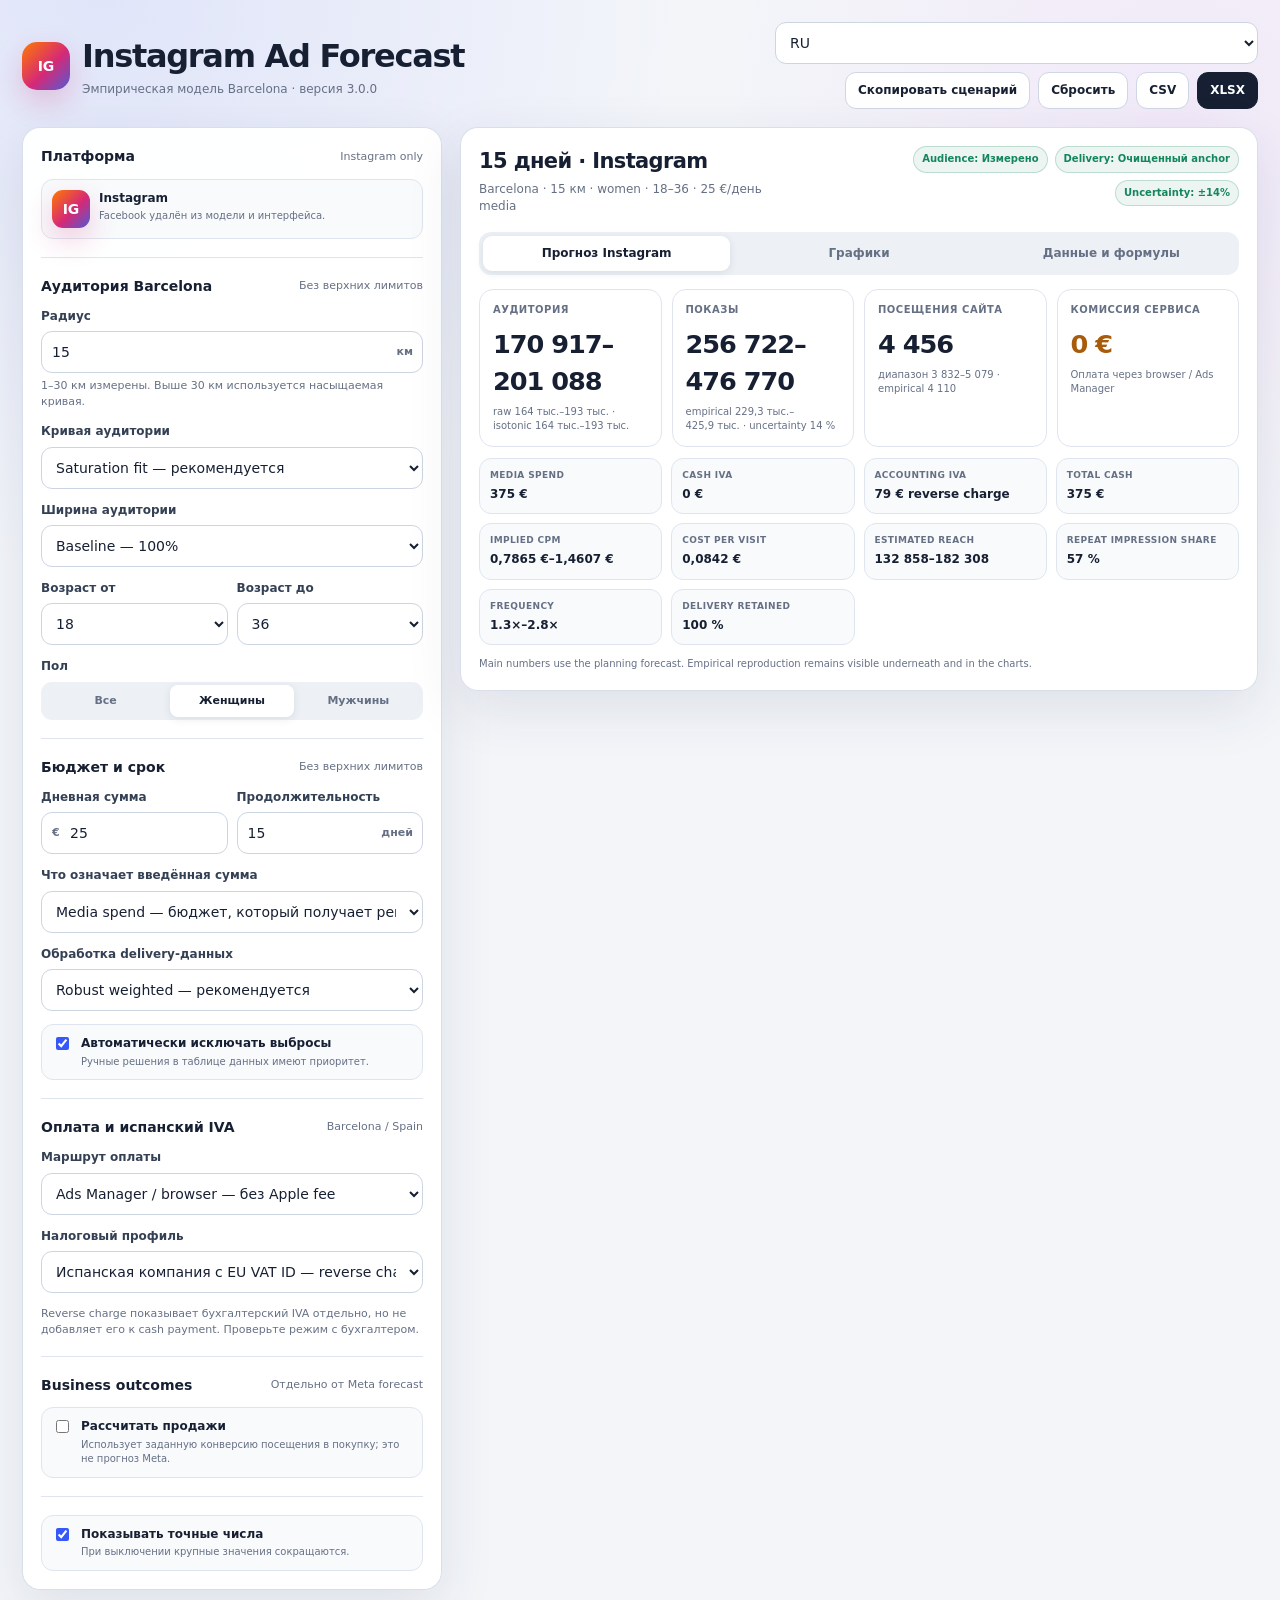
<file: music-producer-company-calculator/calculators/meta-ads/index.html>
<!doctype html>
<html lang="ru">
<head>
  <meta charset="utf-8">
  <meta name="viewport" content="width=device-width,initial-scale=1">
  <meta name="description" content="Empirical Instagram advertising forecast calculator calibrated from Barcelona Ads Manager measurements.">
  <title>Producer OS — Audience & Meta Ads</title>
  <link rel="stylesheet" href="styles.css">
  <script defer src="data.js"></script>
  <script defer src="model.js"></script>
  <script defer src="charts.js"></script>
  <script defer src="tests.js"></script>
  <script defer src="app.js"></script>
</head>
<body>
<div class="shell">
  <header class="header">
    <div class="brand">
      <div class="mark" aria-hidden="true">IG</div>
      <div><h1 data-i18n="title">Instagram Ad Forecast</h1><p class="subtitle" data-i18n="subtitle">Эмпирическая модель Barcelona</p></div>
    </div>
    <div class="header-actions">
      <select id="language" aria-label="Language"><option value="ru">RU</option><option value="en">EN</option><option value="es">ES</option></select>
      <button class="btn secondary-mobile" id="copyBtn" data-i18n="copy">Скопировать сценарий</button>
      <button class="btn" id="resetBtn" data-i18n="reset">Сбросить</button>
      <button class="btn" id="csvBtn">CSV</button>
      <button class="btn primary" id="xlsxBtn">XLSX</button>
    </div>
  </header>

  <main class="layout">
    <aside class="panel controls" aria-label="Campaign controls">
      <section class="section">
        <div class="section-title"><h2>Платформа</h2><span>Instagram only</span></div>
        <div class="check-row"><div class="mark small-mark">IG</div><div><strong>Instagram</strong><small>Facebook удалён из модели и интерфейса.</small></div></div>
      </section>

      <section class="section">
        <div class="section-title"><h2>Аудитория Barcelona</h2><span>Без верхних лимитов</span></div>
        <div class="field">
          <label for="radius">Радиус</label>
          <div class="suffix"><input id="radius" type="number" min="0" step="0.1" value="15" inputmode="decimal"><span>км</span></div>
          <div class="help">1–30 км измерены. Выше 30 км используется насыщаемая кривая.</div><div class="error" id="error-radius" hidden></div>
        </div>
        <div class="field">
          <label for="audienceCurve">Кривая аудитории</label>
          <select id="audienceCurve"><option value="saturation">Saturation fit — рекомендуется</option><option value="isotonic">Isotonic — монотонное очищение</option><option value="raw">Raw — исходные колебания</option></select>
        </div>
        <div class="field">
          <label for="breadth">Ширина аудитории</label>
          <select id="breadth"><option value="0.75">Narrow — 75%</option><option value="1" selected>Baseline — 100%</option><option value="1.25">Broad — 125%</option><option value="1.5">Very broad — 150%</option></select>
        </div>
        <div class="two">
          <div class="field"><label for="ageMin">Возраст от</label><select id="ageMin"></select><div class="error" id="error-ageMin" hidden></div></div>
          <div class="field"><label for="ageMax">Возраст до</label><select id="ageMax"></select><div class="error" id="error-ageMax" hidden></div></div>
        </div>
        <div class="field"><span class="label">Пол</span><div class="seg" id="genderControl"><button type="button" data-value="all" aria-pressed="false">Все</button><button type="button" data-value="women" class="active" aria-pressed="true">Женщины</button><button type="button" data-value="men" aria-pressed="false">Мужчины</button></div></div>
      </section>

      <section class="section">
        <div class="section-title"><h2>Бюджет и срок</h2><span>Без верхних лимитов</span></div>
        <div class="two">
          <div class="field"><label for="budget">Дневная сумма</label><div class="prefix"><span>€</span><input id="budget" type="number" min="0" step="0.01" value="25" inputmode="decimal"></div><div class="error" id="error-budget" hidden></div></div>
          <div class="field"><label for="duration">Продолжительность</label><div class="suffix"><input id="duration" type="number" min="1" step="1" value="15" inputmode="numeric"><span>дней</span></div><div class="error" id="error-duration" hidden></div></div>
        </div>
        <div class="field"><label for="budgetMeaning">Что означает введённая сумма</label><select id="budgetMeaning"><option value="media">Media spend — бюджет, который получает реклама</option><option value="total">Maximum total payment — весь денежный лимит</option></select></div>
        <div class="field"><label for="modelMode">Обработка delivery-данных</label><select id="modelMode"><option value="robust">Robust weighted — рекомендуется</option><option value="raw">Raw radius interpolation</option></select></div>
        <label class="check-row"><input id="autoExclude" type="checkbox" checked><span><strong>Автоматически исключать выбросы</strong><small>Ручные решения в таблице данных имеют приоритет.</small></span></label>
      </section>

      <section class="section">
        <div class="section-title"><h2>Оплата и испанский IVA</h2><span>Barcelona / Spain</span></div>
        <div class="field"><label for="paymentRoute">Маршрут оплаты</label><select id="paymentRoute"><option value="browser">Ads Manager / browser — без Apple fee</option><option value="ios">Instagram iOS app — 30% service fee</option></select></div>
        <div class="field"><label for="taxProfile">Налоговый профиль</label><select id="taxProfile"><option value="business">Испанская компания с EU VAT ID — reverse charge</option><option value="consumer">Без действующего VAT ID / consumer — 21% IVA cash</option><option value="custom">Пользовательская ставка</option></select></div>
        <div class="field" id="customTaxWrap" hidden><label for="customTax">Пользовательский налог</label><div class="suffix"><input id="customTax" type="number" min="0" step="0.1" value="21"><span>%</span></div><div class="error" id="error-customTax" hidden></div></div>
        <div class="help">Reverse charge показывает бухгалтерский IVA отдельно, но не добавляет его к cash payment. Проверьте режим с бухгалтером.</div>
      </section>


      <section class="section">
        <div class="section-title"><h2>Business outcomes</h2><span>Отдельно от Meta forecast</span></div>
        <label class="check-row"><input id="businessOutcomes" type="checkbox"><span><strong>Рассчитать продажи</strong><small>Использует заданную конверсию посещения в покупку; это не прогноз Meta.</small></span></label>
        <div id="businessFields" hidden>
          <div class="two business-fields-grid">
            <div class="field"><label for="conversionRate">Visit → purchase</label><div class="suffix"><input id="conversionRate" type="number" min="0" step="0.01" value="1.8"><span>%</span></div><div class="error" id="error-conversionRate" hidden></div></div>
            <div class="field"><label for="ticketPrice">Цена покупки</label><div class="prefix"><span>€</span><input id="ticketPrice" type="number" min="0" step="0.01" value="100"></div><div class="error" id="error-ticketPrice" hidden></div></div>
          </div>
        </div>
      </section>
      <section class="section">
        <label class="check-row"><input id="exactNumbers" type="checkbox" checked><span><strong>Показывать точные числа</strong><small>При выключении крупные значения сокращаются.</small></span></label>
      </section>
    </aside>

    <section class="panel results">
      <div class="result-head">
        <div><h2 id="forecastTitle">15 дней · Instagram</h2><p id="forecastSub">Barcelona · 15 км</p></div>
        <div class="badges"><span class="badge" id="audienceBadge">Audience</span><span class="badge" id="deliveryBadge">Delivery</span><span class="badge" id="uncertaintyBadge">Uncertainty</span></div>
      </div>
      <div class="warning" id="warningBox" hidden></div>

      <nav class="tabs" aria-label="Result sections">
        <button type="button" class="active" data-tab="forecastPane" data-i18n="forecast">Прогноз</button>
        <button type="button" data-tab="chartsPane" data-i18n="charts">Графики</button>
        <button type="button" data-tab="dataPane" data-i18n="formulas">Данные и формулы</button>
      </nav>

      <section class="tab-pane" id="forecastPane">
        <div class="metrics">
          <article class="metric"><span class="metric-label" data-i18n="audience">Аудитория</span><div class="metric-value" id="audienceValue">—</div><div class="metric-meta" id="audienceMeta">—</div></article>
          <article class="metric"><span class="metric-label" data-i18n="impressions">Показы</span><div class="metric-value" id="impressionsValue">—</div><div class="metric-meta" id="impressionsMeta">—</div></article>
          <article class="metric"><span class="metric-label" data-i18n="visits">Посещения сайта</span><div class="metric-value" id="visitsValue">—</div><div class="metric-meta" id="visitsMeta">—</div></article>
          <article class="metric fee"><span class="metric-label" data-i18n="fee">Комиссия сервиса</span><div class="metric-value" id="feeValue">—</div><div class="metric-meta" id="feeMeta">—</div></article>
        </div>
        <div class="insights">
          <div class="insight"><span>Media spend</span><strong id="mediaSpend">—</strong></div>
          <div class="insight"><span>Cash IVA</span><strong id="cashTax">—</strong></div>
          <div class="insight"><span>Accounting IVA</span><strong id="accountingVat">—</strong></div>
          <div class="insight"><span>Total cash</span><strong id="totalPayment">—</strong></div>
          <div class="insight"><span>Implied CPM</span><strong id="cpm">—</strong></div>
          <div class="insight"><span>Cost per visit</span><strong id="cpv">—</strong></div>
          <div class="insight"><span>Estimated reach</span><strong id="reach">—</strong></div>
          <div class="insight"><span>Repeat impression share</span><strong id="repeatShare">—</strong></div>
          <div class="insight"><span>Frequency</span><strong id="frequency">—</strong></div>
          <div class="insight"><span>Delivery retained</span><strong id="saturation">—</strong></div>
        </div>
        <div class="business-result" id="businessResult" hidden>
          <h3>Business outcome scenario</h3>
          <div class="insights"><div class="insight"><span>Purchases range</span><strong id="purchases">—</strong></div><div class="insight"><span>Revenue range</span><strong id="revenue">—</strong></div><div class="insight"><span>Base CPA</span><strong id="purchaseCpa">—</strong></div><div class="insight"><span>Base ROAS</span><strong id="roas">—</strong></div></div>
          <p class="help">Pessimistic = 60% of entered conversion; optimistic = 150%. This is a business assumption, not an Ads Manager estimate.</p>
        </div>
        <div class="footer">Main numbers use the planning forecast. Empirical reproduction remains visible underneath and in the charts.</div>
      </section>

      <section class="tab-pane" id="chartsPane" hidden>
        <div class="chart-grid">
          <article class="chart-card wide"><div class="chart-header"><div><h3>Delivery over time</h3><p>Planning band, empirical reference and website visits.</p></div><div class="chart-actions"><button class="btn small" data-chart-export="png" data-target="forecastPlot">PNG</button><button class="btn small" data-chart-export="svg" data-target="forecastPlot">SVG</button></div></div><div class="plot" id="forecastPlot"></div><details class="data-details"><summary>Таблица данных</summary><div class="table-wrap" id="forecastData"></div></details></article>
          <article class="chart-card"><div class="chart-header"><div><h3>Budget response</h3><p>Dynamic range, weighted trend, anchors and current reference.</p></div><div class="chart-actions"><button class="btn small" data-chart-export="png" data-target="budgetPlot">PNG</button><button class="btn small" data-chart-export="svg" data-target="budgetPlot">SVG</button></div></div><div class="plot" id="budgetPlot"></div><details class="data-details"><summary>Таблица данных</summary><div class="table-wrap" id="budgetData"></div></details></article>
          <article class="chart-card"><div class="chart-header"><div><h3>Website visits response</h3><p>Current model and weighted trend line.</p></div><div class="chart-actions"><button class="btn small" data-chart-export="png" data-target="visitsPlot">PNG</button><button class="btn small" data-chart-export="svg" data-target="visitsPlot">SVG</button></div></div><div class="plot" id="visitsPlot"></div><details class="data-details"><summary>Таблица данных</summary><div class="table-wrap" id="visitsData"></div></details></article>
          <article class="chart-card wide"><div class="chart-header"><div><h3>Audience by radius</h3><p>Raw points, isotonic correction, saturation fit and measured zone.</p></div><div class="chart-actions"><button class="btn small" data-chart-export="png" data-target="audiencePlot">PNG</button><button class="btn small" data-chart-export="svg" data-target="audiencePlot">SVG</button></div></div><div class="plot" id="audiencePlot"></div><details class="data-details"><summary>Таблица данных</summary><div class="table-wrap" id="audienceData"></div></details></article>
          <article class="chart-card wide"><div class="chart-header"><div><h3>Frequency saturation</h3><p>Smooth penalty after raw frequency exceeds the 4× reference.</p></div><div class="chart-actions"><button class="btn small" data-chart-export="png" data-target="frequencyPlot">PNG</button><button class="btn small" data-chart-export="svg" data-target="frequencyPlot">SVG</button></div></div><div class="plot" id="frequencyPlot"></div><details class="data-details"><summary>Таблица данных</summary><div class="table-wrap" id="frequencyData"></div></details></article>
        </div>
      </section>

      <section class="tab-pane" id="dataPane" hidden>
        <div class="formula-grid">
          <article class="formula-card"><h3>1. Audience saturation</h3><code class="eq">A(r) = L × [1 − exp(−(r / s)^k)]

Min: L=211,402.743; s=8.378526; k=0.862818
Max: L=248,646.342; s=8.372927; k=0.863133</code><p>Raw and isotonic curves remain visible. The fitted curve is used beyond 30 km.</p></article>
          <article class="formula-card"><h3>2. Budget interpolation and extrapolation</h3><code class="eq">Empirical(B) = piecewise-linear(active anchors)

Planning(B) = 0.92 × Empirical(B)
            + 0.08 × WeightedPowerFit(B)

At €50: 0.95 / 0.05

B &gt; €100:
F(B) = F(100) × (B / 100)^e</code><p>The €50 anchor remains in the data but receives weight 0.45 in the smooth trend; other budgets receive weight 1.00.</p></article>
          <article class="formula-card"><h3>3. Long-duration fatigue</h3><code class="eq">For D &gt; 30:
EffectiveExtraDays = 30/f × ln(1 + f × (D−30)/30)

Total(D) = Total(30)
         + DailyRate30 × EffectiveExtraDays</code><p>f = 0.55 for impressions and 0.72 for visits. The function grows without a hard limit but with diminishing marginal delivery.</p></article>
          <article class="formula-card"><h3>4. Frequency saturation</h3><code class="eq">If FrequencyRaw ≤ 4:
S = 1

Otherwise:
S = 1 / [1 + ((FrequencyRaw−4)/11)^0.55]

Planning impressions = Raw planning × S
Planning visits = Raw planning × S^0.72</code><p>This keeps the empirical reproduction visible while producing a separate planning forecast for small audiences and long campaigns.</p></article>
          <article class="formula-card"><h3>5. Demographic extrapolation</h3><code class="eq">Audience = RadiusAudience
         × AgeMass / AgeMass(18–36)
         × GenderFactor
         × Breadth

Gender factors:
Women=1; Men=45.7/54.3; All=100/54.3</code><p>These coefficients are retained by request and remain extrapolations, not measured audience data.</p></article>
          <article class="formula-card"><h3>6. Apple fee and Spanish IVA</h3><code class="eq">iOS, media-spend input:
PreTaxPayment = MediaSpend / 0.70
ServiceFee = PreTaxPayment − MediaSpend

Consumer/no VAT ID:
Cash IVA = PreTaxPayment × 21%

Business with valid EU VAT ID:
Cash IVA = 0
Accounting IVA = PreTaxPayment × 21%</code><p>Displayed service fee, cash IVA and total cash are rounded upward to whole euros.</p></article>
        </div>

        <h3>Active daily anchors</h3>
        <div class="table-wrap"><table><thead><tr><th>Budget</th><th>Min imp./day</th><th>Max imp./day</th><th>Visits/day</th><th>Trend weight</th></tr></thead><tbody id="anchorTable"></tbody></table></div>

        <div class="data-toolbar">
          <button class="btn" id="importBtn">Import JSON/CSV</button><input id="dataFile" type="file" accept=".json,.csv,text/csv,application/json" hidden>
          <button class="btn" id="exportDataBtn">Export measurements JSON</button>
          <button class="btn" id="testBtn">Run self-tests</button><span id="testStatus"></span>
        </div>
        <p class="help">CSV columns: radius, budget, duration, min, max, visits. Manual metric toggles below override automatic outlier detection.</p>
        <div class="table-wrap"><table><thead><tr><th>#</th><th>Radius</th><th>Budget</th><th>Days</th><th>Min</th><th>Max</th><th>Visits</th><th>Active metrics</th></tr></thead><tbody id="dataTable"></tbody></table></div>

        <h3>Sources and model provenance</h3>
        <ul class="source-list">
          <li><a href="https://sede.agenciatributaria.gob.es/Sede/iva/iva-operaciones-comercio-exterior/prestaciones-servicios.html" target="_blank" rel="noreferrer">Agencia Tributaria — cross-border services and reverse charge</a></li>
          <li><a href="https://www.facebook.com/business/help/155641834501332" target="_blank" rel="noreferrer">Meta — VAT information</a></li>
          <li><a href="https://www.facebook.com/help/instagram/898715828241123?locale=en_GB" target="_blank" rel="noreferrer">Meta — Apple service fee for Instagram iOS boosts</a></li>
        </ul>
        <div class="footer"><strong>Changelog 3.0.0:</strong> Facebook removed; all upper clamps removed; dynamic extrapolation, fatigue and saturation added; raw/isotonic/saturation audience curves; automated and manual outlier handling; Spanish tax profiles; exact/compact numbers; accessible SVG charts with tooltips, reference lines and data tables; CSV/XLSX/PNG/SVG exports; URL sharing, local persistence and self-tests.</div>
      </section>
    </section>
  </main>
</div>
<div class="toast" id="toast" role="status" aria-live="polite"></div>
<div class="sr-only" id="liveRegion" aria-live="polite"></div>
</body>
</html>
</file>
<file: music-producer-company-calculator/styles.css>
:root {
  color-scheme: dark;
  --bg: #0a0c10;
  --panel: #12161d;
  --panel-2: #171c24;
  --panel-3: #1d232d;
  --text: #f4f5f7;
  --muted: #9ca5b4;
  --line: rgba(255,255,255,.09);
  --line-strong: rgba(255,255,255,.16);
  --accent: #d6ff57;
  --accent-ink: #101400;
  --danger: #ff7575;
  --positive: #7ce7a6;
  --shadow: 0 20px 60px rgba(0,0,0,.28);
  --sidebar-width: 270px;
  font-family: Inter, ui-sans-serif, system-ui, -apple-system, BlinkMacSystemFont, "Segoe UI", sans-serif;
}
* { box-sizing: border-box; }
html, body { margin: 0; min-height: 100%; background: var(--bg); color: var(--text); }
body { min-width: 320px; overflow: hidden; }
button, input { font: inherit; }
button { color: inherit; }
.app-shell { display: grid; grid-template-columns: var(--sidebar-width) minmax(0,1fr); height: 100vh; }
.sidebar { background: #0d1015; border-right: 1px solid var(--line); padding: 24px 18px 20px; display: flex; flex-direction: column; gap: 30px; z-index: 30; }
.brand-block { display: flex; align-items: center; gap: 13px; padding: 0 8px; }
.brand-mark { width: 42px; height: 42px; border-radius: 13px; background: var(--accent); color: var(--accent-ink); display: grid; place-items: center; font-size: 22px; font-weight: 900; transform: rotate(-5deg); }
.brand-kicker, .topbar-title p, .eyebrow { margin: 0; color: var(--muted); font-size: 11px; line-height: 1.2; text-transform: uppercase; letter-spacing: .14em; font-weight: 750; }
.brand-block h1 { margin: 3px 0 0; font-size: 20px; letter-spacing: -.03em; }
.primary-nav { display: grid; gap: 8px; }
.nav-item { width: 100%; border: 1px solid transparent; background: transparent; border-radius: 14px; display: grid; grid-template-columns: 38px 1fr; gap: 10px; text-align: left; padding: 12px; cursor: pointer; transition: .18s ease; }
.nav-item:hover { background: rgba(255,255,255,.04); border-color: var(--line); }
.nav-item.is-active { background: var(--panel-3); border-color: var(--line-strong); box-shadow: inset 3px 0 var(--accent); }
.nav-icon, .nav-number { width: 34px; height: 34px; border-radius: 10px; background: rgba(255,255,255,.06); display: grid; place-items: center; color: var(--muted); font-weight: 800; font-size: 12px; }
.nav-item.is-active .nav-icon, .nav-item.is-active .nav-number { color: var(--accent); background: rgba(214,255,87,.1); }
.nav-item strong { display: block; font-size: 14px; margin-top: 1px; }
.nav-item small { display: block; margin-top: 4px; color: var(--muted); font-size: 11px; }
.sidebar-note { margin-top: auto; display: flex; gap: 10px; align-items: flex-start; padding: 14px; border: 1px solid var(--line); border-radius: 14px; background: rgba(255,255,255,.025); }
.sidebar-note p { margin: 0; color: var(--muted); font-size: 11px; line-height: 1.55; }
.sidebar-note strong { color: var(--text); }
.status-dot { width: 8px; height: 8px; margin-top: 4px; border-radius: 50%; background: var(--positive); box-shadow: 0 0 0 4px rgba(124,231,166,.08); flex: 0 0 auto; }
.main-column { min-width: 0; display: grid; grid-template-rows: 72px minmax(0,1fr); }
.topbar { display: flex; justify-content: space-between; align-items: center; gap: 16px; padding: 0 24px; background: rgba(13,16,21,.94); backdrop-filter: blur(14px); border-bottom: 1px solid var(--line); z-index: 20; }
.topbar-title { display: flex; align-items: center; gap: 12px; min-width: 0; }
.topbar-title h2 { margin: 2px 0 0; font-size: 19px; letter-spacing: -.025em; white-space: nowrap; overflow: hidden; text-overflow: ellipsis; }
.topbar-actions { display: flex; gap: 8px; }
.toolbar-button, .icon-button, .subtle-button { border: 1px solid var(--line-strong); background: var(--panel-2); border-radius: 10px; padding: 9px 12px; cursor: pointer; font-size: 12px; font-weight: 700; transition: .18s ease; }
.toolbar-button:hover, .icon-button:hover, .subtle-button:hover { border-color: rgba(214,255,87,.55); }
.toolbar-button.is-hidden { display: none; }
.mobile-menu { display: none; width: 38px; height: 38px; padding: 0; }
.content-area { min-height: 0; position: relative; background: radial-gradient(circle at 80% 0%, rgba(214,255,87,.04), transparent 30%), var(--bg); }
.view { display: none; width: 100%; height: 100%; }
.view.is-active { display: block; }
.dashboard-view { overflow-y: auto; padding: 26px; }
.hero-panel { min-height: 250px; border: 1px solid var(--line); border-radius: 22px; padding: clamp(24px,4vw,48px); background: linear-gradient(135deg, rgba(214,255,87,.12), rgba(214,255,87,.015) 55%), var(--panel); display: flex; align-items: center; justify-content: space-between; gap: 32px; box-shadow: var(--shadow); overflow: hidden; position: relative; }
.hero-panel::after { content:""; position:absolute; width:260px; height:260px; border:1px solid rgba(214,255,87,.14); border-radius:50%; right:-90px; top:-115px; box-shadow: 0 0 0 45px rgba(214,255,87,.025), 0 0 0 90px rgba(214,255,87,.018); }
.hero-panel > * { position: relative; z-index: 1; }
.hero-panel h2 { max-width: 780px; margin: 12px 0 14px; font-size: clamp(30px,4vw,58px); line-height: 1.02; letter-spacing: -.055em; }
.hero-panel p:not(.eyebrow) { max-width: 680px; margin: 0; color: #bdc4cf; line-height: 1.65; font-size: 15px; }
.hero-badge { width: 150px; height: 150px; border-radius: 50%; border: 1px solid rgba(214,255,87,.35); background: rgba(10,12,16,.55); display: grid; place-content: center; text-align: center; flex: 0 0 auto; }
.hero-badge span { color: var(--accent); font-size: 56px; font-weight: 900; line-height: .85; }
.hero-badge small { margin-top: 10px; color: var(--muted); text-transform: uppercase; letter-spacing: .12em; font-weight: 750; line-height: 1.35; }
.workflow-grid { display: grid; grid-template-columns: repeat(3,minmax(0,1fr)); gap: 14px; margin-top: 14px; }
.workflow-card { border: 1px solid var(--line); background: var(--panel); border-radius: 18px; padding: 22px; display: flex; flex-direction: column; min-height: 245px; }
.workflow-head { display: flex; align-items: center; justify-content: space-between; }
.workflow-head span { color: var(--accent); font-size: 12px; font-weight: 900; }
.workflow-head p { margin: 0; color: var(--muted); text-transform: uppercase; letter-spacing: .12em; font-size: 10px; font-weight: 800; }
.workflow-card h3 { margin: 32px 0 10px; font-size: 21px; letter-spacing: -.035em; }
.workflow-card > p { margin: 0; color: var(--muted); font-size: 13px; line-height: 1.6; }
.workflow-card button { margin-top: auto; align-self: flex-start; border: 0; background: transparent; color: var(--accent); padding: 18px 0 0; font-weight: 800; font-size: 12px; cursor: pointer; }
.workflow-card button::after { content:"  →"; }
.rollup-panel { margin-top: 14px; border: 1px solid var(--line); background: var(--panel); border-radius: 22px; padding: clamp(20px,3vw,32px); }
.section-heading { display: flex; justify-content: space-between; gap: 18px; align-items: flex-start; padding-bottom: 24px; border-bottom: 1px solid var(--line); }
.section-heading h2 { margin: 7px 0 8px; font-size: 28px; letter-spacing: -.04em; }
.section-heading p:not(.eyebrow) { margin: 0; color: var(--muted); font-size: 13px; line-height: 1.55; }
.heading-actions { display: flex; gap: 8px; flex-wrap: wrap; }
.subtle-button.danger { color: var(--danger); }
.rollup-layout { display: grid; grid-template-columns: minmax(0,1.25fr) minmax(340px,.75fr); gap: 28px; padding-top: 26px; }
.rollup-form { display: grid; grid-template-columns: repeat(2,minmax(0,1fr)); gap: 16px; align-content: start; }
.field { display: grid; gap: 7px; }
.field-wide { grid-column: 1/-1; }
.field > span { color: #c8cdd5; font-size: 12px; font-weight: 700; }
.field input { width: 100%; min-width: 0; height: 44px; border: 1px solid var(--line-strong); background: #0d1117; color: var(--text); border-radius: 10px; padding: 0 12px; outline: none; transition: .18s ease; }
.field input:focus { border-color: var(--accent); box-shadow: 0 0 0 3px rgba(214,255,87,.08); }
.money-input { display: grid; grid-template-columns: 34px 1fr; align-items: center; border: 1px solid var(--line-strong); background: #0d1117; border-radius: 10px; overflow: hidden; transition: .18s ease; }
.money-input:focus-within { border-color: var(--accent); box-shadow: 0 0 0 3px rgba(214,255,87,.08); }
.money-input b { color: var(--muted); display: grid; place-items: center; font-size: 12px; font-weight: 700; }
.money-input input { border: 0; border-radius: 0; background: transparent; padding-left: 0; box-shadow: none !important; }
.money-input.suffix { grid-template-columns: 1fr 34px; }
.money-input.suffix input { padding-left: 12px; }
.results-column { display: grid; gap: 14px; }
.primary-result { border: 1px solid rgba(214,255,87,.23); background: linear-gradient(145deg, rgba(214,255,87,.12), rgba(214,255,87,.025)), #10140d; border-radius: 18px; padding: 24px; }
.primary-result.is-negative { border-color: rgba(255,117,117,.28); background: linear-gradient(145deg, rgba(255,117,117,.1), rgba(255,117,117,.02)), #160f11; }
.primary-result span { color: var(--muted); font-size: 12px; font-weight: 700; }
.primary-result strong { display: block; margin: 10px 0 7px; font-size: clamp(32px,4vw,48px); letter-spacing: -.05em; }
.primary-result small { color: var(--positive); font-weight: 700; }
.primary-result.is-negative small { color: var(--danger); }
.metric-grid { display: grid; grid-template-columns: repeat(2,minmax(0,1fr)); gap: 1px; background: var(--line); border: 1px solid var(--line); border-radius: 16px; overflow: hidden; }
.metric { padding: 16px; background: var(--panel-2); }
.metric span { display: block; color: var(--muted); font-size: 10px; text-transform: uppercase; letter-spacing: .08em; font-weight: 750; }
.metric strong { display: block; margin-top: 7px; font-size: 17px; }
.cost-bar { border: 1px solid var(--line); background: var(--panel-2); border-radius: 14px; padding: 16px; }
.cost-bar-track { height: 7px; background: rgba(255,255,255,.07); border-radius: 99px; overflow: hidden; }
.cost-bar-track span { display: block; width: 0; height: 100%; background: var(--accent); border-radius: inherit; transition: width .25s ease; }
.cost-bar-labels { display: flex; justify-content: space-between; gap: 10px; margin-top: 10px; color: var(--muted); font-size: 11px; }
.cost-bar-labels strong { color: var(--text); }
.module-view { position: relative; background: #fff; }
.module-view iframe { width: 100%; height: 100%; border: 0; display: block; background: #fff; }
.frame-loader { position: absolute; inset: 0; z-index: 2; display: grid; place-content: center; justify-items: center; gap: 12px; background: var(--bg); transition: opacity .2s ease, visibility .2s ease; }
.frame-loader.is-done { opacity: 0; visibility: hidden; pointer-events: none; }
.frame-loader span { width: 34px; height: 34px; border-radius: 50%; border: 3px solid rgba(255,255,255,.12); border-top-color: var(--accent); animation: spin .8s linear infinite; }
.frame-loader p { color: var(--muted); font-size: 12px; }
@keyframes spin { to { transform: rotate(360deg); } }
.mobile-scrim { display: none; position: fixed; inset: 0; background: rgba(0,0,0,.6); z-index: 25; }
.toast { position: fixed; right: 20px; bottom: 20px; z-index: 100; padding: 12px 16px; border: 1px solid var(--line-strong); border-radius: 11px; background: #1b2029; box-shadow: var(--shadow); font-size: 12px; font-weight: 700; opacity: 0; transform: translateY(10px); pointer-events: none; transition: .2s ease; }
.toast.is-visible { opacity: 1; transform: translateY(0); }
body.focus-mode .sidebar, body.focus-mode .topbar { display: none; }
body.focus-mode .app-shell { grid-template-columns: 1fr; }
body.focus-mode .main-column { grid-template-rows: 1fr; }
@media (max-width: 1080px) {
  .workflow-grid { grid-template-columns: 1fr; }
  .workflow-card { min-height: 190px; }
  .workflow-card h3 { margin-top: 22px; }
  .rollup-layout { grid-template-columns: 1fr; }
}
@media (max-width: 780px) {
  body { overflow: hidden; }
  .app-shell { grid-template-columns: 1fr; }
  .sidebar { position: fixed; inset: 0 auto 0 0; width: min(86vw,var(--sidebar-width)); transform: translateX(-105%); transition: transform .22s ease; box-shadow: var(--shadow); }
  body.menu-open .sidebar { transform: translateX(0); }
  body.menu-open .mobile-scrim { display: block; }
  .main-column { grid-template-rows: 64px minmax(0,1fr); }
  .mobile-menu { display: grid; place-items: center; }
  .topbar { padding: 0 12px; }
  .topbar-actions { gap: 5px; }
  .toolbar-button { padding: 8px; font-size: 0; width: 36px; height: 36px; }
  #reloadBtn::before { content:"↻"; font-size: 17px; }
  #newTabBtn::before { content:"↗"; font-size: 17px; }
  #fullscreenBtn::before { content:"⛶"; font-size: 15px; }
  .dashboard-view { padding: 12px; }
  .hero-panel { min-height: 300px; align-items: flex-end; padding: 24px; }
  .hero-panel h2 { font-size: 36px; }
  .hero-badge { display: none; }
  .section-heading { display: grid; }
  .rollup-form { grid-template-columns: 1fr; }
  .field-wide { grid-column: auto; }
}
@media (max-width: 460px) {
  .topbar-title p { display: none; }
  .topbar-title h2 { font-size: 16px; }
  .metric-grid { grid-template-columns: 1fr; }
  .hero-panel h2 { font-size: 31px; }
  .rollup-panel { padding: 17px; }
}
</file>
<file: music-producer-company-calculator/calculators/hall-tickets/styles.css>
:root{
  --bg:#f4f6f8;
  --card:#fff;
  --text:#17212b;
  --muted:#667085;
  --line:#e4e7ec;
  --accent:#c62828;
  --accent-dark:#8e1515;
  --accent-soft:#fff1f0;
  --blue-soft:#eff8ff;
  --blue:#175cd3;
  --green:#067647;
  --green-soft:#ecfdf3;
  --warning:#b54708;
  --warning-soft:#fff7ed;
  --danger:#b42318;
  --danger-soft:#fee4e2;
  --shadow:0 8px 24px rgba(16,24,40,.08);
  --radius:16px;
  --row-height:58px;
}
*{box-sizing:border-box}
html{scroll-behavior:smooth}
body{margin:0;background:var(--bg);color:var(--text);font-family:Inter,ui-sans-serif,system-ui,-apple-system,BlinkMacSystemFont,"Segoe UI",Roboto,Arial,sans-serif}
button,input,select{font:inherit}
button{touch-action:manipulation}
button:focus-visible,input:focus-visible,select:focus-visible,[tabindex]:focus-visible,summary:focus-visible{
  outline:3px solid rgba(23,92,211,.35);outline-offset:2px
}
.hidden{display:none!important}
.app-root{max-width:1640px;margin:0 auto;padding:24px}
.hero{display:flex;justify-content:space-between;align-items:flex-start;gap:20px;padding:26px 30px;margin-bottom:20px;border-radius:22px;color:#fff;background:linear-gradient(135deg,var(--accent-dark),#d33b3b);box-shadow:var(--shadow)}
.hero h1{font-size:clamp(26px,3vw,42px);line-height:1.08;margin:4px 0 10px}
.hero p{max-width:1050px;margin:0;color:rgba(255,255,255,.88);line-height:1.5}
.eyebrow{font-size:12px;font-weight:800;letter-spacing:.08em;text-transform:uppercase;color:rgba(255,255,255,.72)}
.card{background:var(--card);border:1px solid var(--line);border-radius:var(--radius);box-shadow:var(--shadow)}
.project-card,.hall-card{padding:20px;margin-bottom:20px}
.section-header{display:flex;justify-content:space-between;align-items:flex-start;gap:16px;flex-wrap:wrap}
.section-header h2{margin:0;font-size:19px}
.muted{margin:5px 0 0;color:var(--muted);font-size:12px;line-height:1.45}
.status-chip{padding:7px 10px;border-radius:999px;background:#f2f4f7;color:#475467;font-size:12px;font-weight:700}
.status-chip.ok{background:var(--green-soft);color:var(--green)}
.status-chip.error{background:var(--danger-soft);color:var(--danger)}
.project-grid{display:grid;grid-template-columns:minmax(220px,1fr) minmax(220px,1fr) auto;gap:12px;align-items:end;margin-top:16px}
.compact-top{margin-top:10px!important}
.field{display:block;min-width:0}
.field>span{display:flex;align-items:center;gap:6px;margin-bottom:6px;font-size:13px;font-weight:750}
.field.wide{grid-column:span 2}
.field input,.field select,.inline-control input{
  width:100%;min-width:0;padding:10px 11px;border:1px solid #cfd5dd;border-radius:10px;background:#fff;color:var(--text);outline:none
}
.field input:focus,.field select:focus,.inline-control input:focus{border-color:var(--accent);box-shadow:0 0 0 3px rgba(198,40,40,.12)}
.field input:disabled,.field select:disabled{background:#f2f4f7;color:#98a2b3;cursor:not-allowed}
.button-group{display:flex;gap:8px;flex-wrap:wrap}
.button-group.align-end{align-items:flex-end;justify-content:flex-end}
.btn{border:0;border-radius:10px;padding:10px 13px;background:var(--accent);color:#fff;font-weight:780;cursor:pointer;white-space:nowrap}
.btn:hover{filter:brightness(.98)}
.btn:active{transform:translateY(1px)}
.btn:disabled{opacity:.46;cursor:not-allowed;transform:none}
.btn-secondary{background:#eef1f4;color:var(--text)}
.btn-light{background:#fff;color:var(--accent-dark)}
.btn-danger-soft{background:var(--danger-soft);color:var(--danger)}
.btn-danger{background:var(--danger);color:#fff}
.full-width{width:100%}
.inline-message{margin-top:12px;padding:10px 12px;border-radius:10px;border:1px solid #b2ddff;background:var(--blue-soft);color:var(--blue);font-size:12px;line-height:1.45}
.inline-message.warning{border-color:#fed7aa;background:var(--warning-soft);color:#9a3412}
.inline-message.error{border-color:#fda29b;background:var(--danger-soft);color:var(--danger)}
.hall-fields{display:grid;grid-template-columns:2fr 1fr 1.4fr 1.2fr;gap:12px;align-items:end;margin-top:16px}
.inline-control{display:grid;grid-template-columns:minmax(0,1fr) auto;gap:8px}
.oversell-row{display:grid;grid-template-columns:auto minmax(220px,320px) minmax(260px,1fr);gap:14px;align-items:center;margin-top:16px;padding:12px;border:1px solid var(--line);border-radius:12px;background:#fafbfc}
.check-field{display:flex;align-items:flex-start;gap:9px;font-size:13px;font-weight:700;line-height:1.35;cursor:pointer}
.check-field input{margin-top:2px;accent-color:var(--accent);width:17px;height:17px;flex:0 0 auto}
.inline-narrow{display:grid;grid-template-columns:minmax(160px,1fr) 110px;gap:8px;align-items:center}
.inline-narrow>span{margin:0}
.disabled-block{opacity:.48}
.capacity-summary{display:grid;grid-template-columns:repeat(4,minmax(0,1fr));gap:10px;margin-top:14px}
.mini-card{padding:12px;border:1px solid var(--line);border-radius:12px;background:#fff}
.mini-card span{display:block;color:var(--muted);font-size:11px}
.mini-card strong{display:block;margin-top:4px;font-size:20px;overflow-wrap:anywhere}
.mini-card strong.ok{color:var(--green)}
.mini-card strong.warn{color:var(--warning)}
.mini-card strong.bad{color:var(--danger)}
.preset-note{margin-top:12px;padding:10px 12px;border-left:4px solid #98a2b3;background:#f8fafc;color:#475467;font-size:12px;line-height:1.5}
.table-shell{margin-top:14px;border:1px solid var(--line);border-radius:13px;overflow:hidden;background:#fff}
.table-viewport{overflow:auto;position:relative;scrollbar-gutter:stable}
.config-viewport{max-height:520px}
.pricing-viewport{max-height:680px}
.data-table{width:100%;border-collapse:collapse;table-layout:auto}
.config-table{min-width:900px}
.pricing-table{min-width:1540px}
.data-table th,.data-table td{padding:9px 11px;border-bottom:1px solid var(--line);white-space:nowrap;text-align:right;height:var(--row-height);vertical-align:middle}
.data-table th{position:sticky;top:0;z-index:3;background:#fafbfc;color:var(--muted);font-size:12px;font-weight:750}
.data-table td{font-size:13px}
.data-table th:first-child,.data-table td:first-child{text-align:center}
.data-table th:nth-child(2),.data-table td:nth-child(2){text-align:left}
.data-table tr[data-zone-id]:hover{background:#fcfcfd}
.data-table tr.inactive{opacity:.46;background:#f7f7f8}
.data-table tr.virtual-spacer td{padding:0;border:0;height:auto;background:#fff}
.table-input{width:100%;padding:7px 8px;border:1px solid #d0d5dd;border-radius:8px;background:#fff;color:var(--text)}
.table-input.label-input{min-width:190px}
.table-input.number-input{width:112px;text-align:right}
.table-input.price-input{width:112px;text-align:right}
.table-input:disabled{background:#f2f4f7;color:#98a2b3}
.row-actions{display:flex;justify-content:flex-end;gap:5px}
.icon-btn{border:1px solid var(--line);border-radius:8px;background:#fff;color:#344054;min-width:32px;height:32px;padding:0 7px;cursor:pointer;font-weight:800}
.icon-btn:hover{background:#f2f4f7}
.icon-btn.danger{color:var(--danger);background:#fff5f4}
.table-note{margin:8px 2px 0}
.workspace{display:grid;grid-template-columns:430px minmax(0,1fr);gap:20px}
.controls-card{padding:20px;position:sticky;top:14px;align-self:start;max-height:calc(100vh - 28px);overflow:auto}
.control-section{padding-bottom:18px;margin-bottom:18px;border-bottom:1px solid var(--line)}
.control-section.no-border{padding-bottom:0;margin-bottom:0;border:0}
.control-section h2{margin:0 0 12px;font-size:15px}
.model-block{margin-top:12px;padding:12px;border:1px solid var(--line);border-radius:12px;background:#fafbfc}
.two-col{display:grid;grid-template-columns:1fr 1fr;gap:10px}
.segmented{display:grid;grid-template-columns:1fr 1fr;padding:3px;border-radius:10px;background:#f2f4f7;gap:3px}
.segmented button{padding:9px;border:0;border-radius:8px;background:transparent;color:var(--muted);font-size:13px;font-weight:750;cursor:pointer}
.segmented button.active{background:#fff;color:var(--accent);box-shadow:0 1px 4px rgba(16,24,40,.12)}
.range-pair{display:grid;grid-template-columns:minmax(0,1fr) 94px;gap:10px;align-items:center}
.range-pair input[type=range]{accent-color:var(--accent);width:100%}
.info-icon{display:inline-grid;place-items:center;width:19px;height:19px;border:1px solid #98a2b3;border-radius:50%;background:#fff;color:#475467;font-size:11px;font-weight:900;cursor:pointer;padding:0}
.info-box{margin-top:10px;padding:10px 11px;border:1px solid #b2ddff;border-radius:10px;background:var(--blue-soft);color:#1849a9;font-size:12px;line-height:1.45}
.ineffective{opacity:.5;filter:grayscale(.15)}
.button-grid{display:grid;grid-template-columns:1fr 1fr;gap:8px}
.results-column{display:flex;flex-direction:column;gap:20px;min-width:0}
.metrics-grid{display:grid;grid-template-columns:repeat(4,minmax(0,1fr));gap:12px}
.metric-card{min-width:0;padding:14px;border:1px solid var(--line);border-radius:14px;background:#fff;box-shadow:var(--shadow)}
.metric-card span{display:block;color:var(--muted);font-size:11px;line-height:1.35}
.metric-card strong{display:block;margin-top:6px;font-size:clamp(18px,2.1vw,28px);line-height:1.12;overflow-wrap:anywhere;word-break:break-word}
.metric-card small{display:block;margin-top:5px;color:#475467;font-size:11px;line-height:1.35;overflow-wrap:anywhere}
.target-card{display:grid;grid-template-columns:repeat(4,minmax(0,1fr));gap:12px;padding:15px}
.target-card>div{padding:10px;border:1px solid var(--line);border-radius:10px;background:#fafbfc}
.target-card strong{display:block;margin-top:5px;font-size:17px;overflow-wrap:anywhere}
.pricing-card{overflow:hidden}
.pricing-header{padding:16px 18px;border-bottom:1px solid var(--line)}
.pricing-header h2{margin:0;font-size:18px}
.pricing-card .table-shell{margin:0;border:0;border-radius:0}
.zone-name{font-weight:800}
.toggle{position:relative;display:inline-block;width:42px;height:24px}
.toggle input{opacity:0;width:0;height:0;position:absolute}
.toggle-slider{position:absolute;inset:0;border-radius:999px;background:#cfd5dd;cursor:pointer;transition:.18s}
.toggle-slider:before{content:"";position:absolute;width:18px;height:18px;left:3px;top:3px;border-radius:50%;background:#fff;box-shadow:0 1px 3px rgba(0,0,0,.24);transition:.18s}
.toggle input:checked+.toggle-slider{background:var(--accent)}
.toggle input:checked+.toggle-slider:before{transform:translateX(18px)}
.occupancy-cell{display:grid;grid-template-columns:minmax(100px,1fr) 68px;gap:7px;align-items:center;min-width:190px}
.occupancy-cell input[type=range]{accent-color:var(--accent);width:100%}
.occupancy-cell input[type=text]{padding:6px 7px;border:1px solid #d0d5dd;border-radius:8px;text-align:right;width:68px}
.sales-cell{display:flex;align-items:center;justify-content:flex-end;gap:7px}
.sales-bar{width:74px;height:7px;border-radius:999px;background:#eceff2;overflow:hidden}
.sales-bar span{display:block;height:100%;background:var(--accent);border-radius:999px}
.details-card{padding:16px 18px}
.details-card summary{cursor:pointer;font-weight:800}
.formula-block{margin-top:12px;padding:12px;border:1px solid var(--line);border-radius:10px;background:#f8fafc;font-family:ui-monospace,SFMono-Regular,Menlo,Consolas,monospace;font-size:12px;line-height:1.6;white-space:pre-wrap}
.footer{padding:6px 4px 22px;color:var(--muted);font-size:12px}
.modal-backdrop{position:fixed;inset:0;z-index:1000;display:flex;align-items:center;justify-content:center;padding:20px;background:rgba(16,24,40,.66)}
.modal{display:flex;flex-direction:column;width:min(760px,100%);max-height:min(90vh,920px);overflow:hidden;border-radius:18px;background:#fff;box-shadow:0 28px 90px rgba(0,0,0,.35)}
.large-modal{width:min(980px,100%)}
.confirm-modal{width:min(520px,100%)}
.modal-header{display:flex;justify-content:space-between;align-items:flex-start;gap:16px;padding:20px 22px;border-bottom:1px solid var(--line)}
.modal-header h2{margin:0;font-size:22px}
.modal-header p{margin:6px 0 0;color:var(--muted);font-size:13px;line-height:1.45}
.modal-close{width:38px;height:38px;border:0;border-radius:10px;background:#f2f4f7;color:var(--text);font-size:24px;cursor:pointer}
.modal-body{overflow:auto;padding:18px 22px 24px;background:#fafbfc}
.help-item{margin-bottom:10px;border:1px solid var(--line);border-radius:12px;background:#fff;overflow:hidden}
.help-item summary{display:flex;justify-content:space-between;align-items:center;gap:12px;padding:14px 16px;cursor:pointer;font-weight:800;list-style:none}
.help-item summary::-webkit-details-marker{display:none}
.help-item summary:after{content:"+";font-size:21px;color:var(--accent)}
.help-item[open] summary:after{content:"−"}
.help-item>div{padding:0 16px 16px;color:#344054;font-size:13px;line-height:1.6}
.help-item p{margin:8px 0}
.help-item ul{padding-left:20px}
.help-item pre{padding:10px 12px;border:1px solid var(--line);border-radius:9px;background:#f8fafc;white-space:pre-wrap;font-family:ui-monospace,SFMono-Regular,Menlo,Consolas,monospace;font-size:12px}
.modal-actions{display:flex;justify-content:flex-end;gap:9px;padding:16px 20px}
.toast{position:fixed;right:22px;bottom:22px;z-index:1200;max-width:min(420px,calc(100vw - 44px));padding:12px 14px;border-radius:12px;background:#101828;color:#fff;box-shadow:0 12px 40px rgba(0,0,0,.28);font-size:13px;line-height:1.45}
body.modal-open{overflow:hidden}
@media(max-width:1260px){
  .workspace{grid-template-columns:1fr}
  .controls-card{position:static;max-height:none}
  .metrics-grid{grid-template-columns:repeat(3,minmax(0,1fr))}
  .hall-fields{grid-template-columns:1.5fr 1fr 1fr}
  .field.wide{grid-column:span 1}
}
@media(max-width:920px){
  .project-grid{grid-template-columns:1fr 1fr}
  .project-grid .button-group{grid-column:1/-1;justify-content:flex-start}
  .hall-fields{grid-template-columns:1fr 1fr}
  .oversell-row{grid-template-columns:1fr 1fr}
  .oversell-row>p{grid-column:1/-1}
  .capacity-summary{grid-template-columns:1fr 1fr}
  .metrics-grid{grid-template-columns:1fr 1fr}
  .target-card{grid-template-columns:1fr 1fr}
}
@media(max-width:620px){
  .app-root{padding:12px}
  .hero{padding:21px;flex-direction:column}
  .project-grid,.hall-fields,.oversell-row,.capacity-summary,.metrics-grid,.target-card,.two-col,.button-grid{grid-template-columns:1fr}
  .field.wide{grid-column:auto}
  .inline-narrow{grid-template-columns:1fr}
  .project-grid .button-group{grid-column:auto}
  .button-group.align-end{justify-content:flex-start}
  .metric-card strong{font-size:22px}
  .modal-backdrop{padding:8px}
  .modal{max-height:96vh}
}
</file>
<file: music-producer-company-calculator/calculators/meta-ads/styles.css>
:root{color-scheme:light;--bg:#f3f5f9;--surface:#fff;--surface2:#f8fafc;--text:#172033;--muted:#667085;--line:#dfe5ee;--primary:#3758f9;--purple:#7c4dff;--ig:#d946ef;--green:#14865c;--amber:#a85b0b;--red:#b4232f;--shadow:0 18px 55px rgba(35,46,76,.10);--radius:18px}
*{box-sizing:border-box}html{scroll-behavior:smooth}body{margin:0;min-height:100vh;font:14px/1.45 Inter,ui-sans-serif,system-ui,-apple-system,BlinkMacSystemFont,"Segoe UI",sans-serif;color:var(--text);background:radial-gradient(circle at 8% 0%,rgba(55,88,249,.10),transparent 29%),radial-gradient(circle at 92% 8%,rgba(217,70,239,.07),transparent 24%),var(--bg)}button,input,select{font:inherit}button{cursor:pointer}.shell{max-width:1540px;margin:auto;padding:22px}.header{display:flex;justify-content:space-between;align-items:center;gap:16px;margin-bottom:18px}.brand{display:flex;align-items:center;gap:12px}.mark{width:48px;height:48px;border-radius:15px;display:grid;place-items:center;color:#fff;font-weight:900;background:linear-gradient(135deg,#ff7a00,#d62976 55%,#4f5bd5);box-shadow:0 12px 28px rgba(214,41,118,.22)}h1{margin:0;font-size:clamp(22px,2.5vw,32px);letter-spacing:-.04em}.subtitle{margin:2px 0 0;color:var(--muted);font-size:12px}.header-actions{display:flex;gap:8px;flex-wrap:wrap;justify-content:flex-end}.btn{border:1px solid #cfd7e4;background:#fff;color:var(--text);border-radius:11px;padding:9px 12px;font-size:12px;font-weight:800}.btn:hover{border-color:#9ba8ba}.btn.primary{background:var(--text);border-color:var(--text);color:#fff}.btn.small{padding:6px 8px;font-size:10px}.btn:focus-visible,input:focus-visible,select:focus-visible,.seg button:focus-visible,.tabs button:focus-visible{outline:3px solid rgba(55,88,249,.25);outline-offset:2px}.layout{display:grid;grid-template-columns:minmax(330px,420px) minmax(0,1fr);gap:18px;align-items:start}.panel{background:rgba(255,255,255,.96);border:1px solid rgba(215,221,233,.94);border-radius:var(--radius);box-shadow:var(--shadow);backdrop-filter:blur(12px)}.controls{position:sticky;top:16px;padding:18px}.section+.section{border-top:1px solid var(--line);margin-top:18px;padding-top:18px}.section-title{display:flex;justify-content:space-between;align-items:center;gap:8px;margin-bottom:12px}.section-title h2{margin:0;font-size:14px}.section-title span{color:var(--muted);font-size:11px}.field{margin-bottom:13px}.field:last-child{margin-bottom:0}.field label,.label{display:block;margin-bottom:6px;color:#344054;font-size:12px;font-weight:800}.two{display:grid;grid-template-columns:1fr 1fr;gap:9px}.three{display:grid;grid-template-columns:repeat(3,1fr);gap:9px}input[type=number],select{width:100%;min-height:42px;border:1px solid #ccd5e2;border-radius:11px;padding:9px 10px;background:#fff;color:var(--text)}input[type=checkbox]{accent-color:var(--primary)}.prefix,.suffix{position:relative}.prefix span,.suffix span{position:absolute;top:50%;transform:translateY(-50%);color:var(--muted);font-size:11px;font-weight:800;pointer-events:none}.prefix span{left:11px}.prefix input{padding-left:28px}.suffix span{right:10px}.suffix input{padding-right:48px}.help{margin-top:5px;color:var(--muted);font-size:11px}.error{margin-top:5px;color:var(--red);font-size:11px;font-weight:700}.seg{display:grid;grid-template-columns:repeat(3,1fr);padding:3px;background:#edf1f6;border-radius:11px;gap:3px}.seg button{border:0;background:transparent;border-radius:8px;padding:8px 5px;color:var(--muted);font-size:11px;font-weight:800}.seg button.active{background:#fff;color:var(--text);box-shadow:0 2px 8px rgba(34,46,79,.10)}.check-row{display:flex;align-items:flex-start;gap:9px;border:1px solid var(--line);border-radius:12px;padding:10px;background:var(--surface2)}.check-row input{margin-top:2px}.check-row strong{display:block;font-size:12px}.check-row small{display:block;color:var(--muted);font-size:10px;margin-top:2px}.results{padding:18px;min-width:0}.result-head{display:flex;justify-content:space-between;gap:14px;align-items:flex-start}.result-head h2{margin:0 0 4px;font-size:21px;letter-spacing:-.03em}.result-head p{margin:0;color:var(--muted);font-size:12px}.badges{display:flex;gap:7px;flex-wrap:wrap;justify-content:flex-end}.badge{display:inline-flex;border:1px solid rgba(20,134,92,.22);background:rgba(20,134,92,.08);color:var(--green);border-radius:999px;padding:5px 8px;font-size:10px;font-weight:850}.badge.warn{border-color:rgba(168,91,11,.22);background:rgba(168,91,11,.08);color:var(--amber)}.badge.danger{border-color:rgba(180,35,47,.22);background:rgba(180,35,47,.08);color:var(--red)}.warning{margin-top:12px;border:1px solid #f3cf98;background:#fff8eb;color:#714616;border-radius:12px;padding:10px;font-size:12px}.tabs{display:flex;gap:5px;margin:16px 0 14px;padding:4px;background:#edf1f6;border-radius:12px}.tabs button{flex:1;border:0;background:transparent;border-radius:9px;padding:9px 8px;font-size:12px;font-weight:850;color:var(--muted)}.tabs button.active{background:#fff;color:var(--text);box-shadow:0 2px 8px rgba(34,46,79,.10)}.tab-pane[hidden]{display:none}.metrics{display:grid;grid-template-columns:repeat(4,minmax(0,1fr));gap:10px}.metric{border:1px solid var(--line);border-radius:14px;padding:13px;background:#fff;min-width:0}.metric-label{display:block;color:var(--muted);font-size:10px;font-weight:850;text-transform:uppercase;letter-spacing:.05em}.metric-value{margin-top:8px;font-size:clamp(18px,2vw,28px);font-weight:900;letter-spacing:-.04em;overflow-wrap:anywhere}.metric-meta{margin-top:5px;color:var(--muted);font-size:10px;line-height:1.4}.metric.fee .metric-value{color:var(--amber)}.insights{display:grid;grid-template-columns:repeat(4,1fr);gap:9px;margin-top:11px}.insight{border:1px solid var(--line);border-radius:12px;padding:10px;background:var(--surface2)}.insight span{display:block;color:var(--muted);font-size:9px;font-weight:850;text-transform:uppercase;letter-spacing:.04em}.insight strong{display:block;margin-top:4px;font-size:12px}.chart-grid{display:grid;grid-template-columns:1fr 1fr;gap:12px}.chart-card{border:1px solid var(--line);border-radius:15px;padding:13px;background:#fff;min-width:0}.chart-card.wide{grid-column:1/-1}.chart-header{display:flex;justify-content:space-between;gap:10px;margin-bottom:7px}.chart-header h3{margin:0;font-size:13px}.chart-header p{margin:2px 0 0;color:var(--muted);font-size:10px}.chart-actions{display:flex;gap:4px}.plot{position:relative;min-height:270px}.chart-tooltip{position:absolute;z-index:3;min-width:150px;background:rgba(23,32,51,.95);color:#fff;border-radius:9px;padding:8px 10px;font-size:10px;pointer-events:none;box-shadow:0 8px 24px rgba(0,0,0,.18)}.chart-tooltip[hidden]{display:none}.data-details{margin-top:7px}.data-details summary{cursor:pointer;color:var(--muted);font-size:10px;font-weight:750}.table-wrap{overflow:auto;max-height:360px;border:1px solid var(--line);border-radius:12px;margin-top:8px}table{border-collapse:collapse;width:100%;font-size:11px}th,td{padding:7px 8px;border-bottom:1px solid #e8edf3;text-align:right;white-space:nowrap}th{position:sticky;top:0;background:#f5f7fa;color:#475467;font-weight:850;z-index:1}th:first-child,td:first-child{text-align:left}.formula-grid{display:grid;grid-template-columns:1fr 1fr;gap:10px}.formula-card{border:1px solid var(--line);border-radius:13px;padding:12px;background:var(--surface2)}.formula-card h3{margin:0 0 7px;font-size:12px}.formula-card p{margin:7px 0 0;color:var(--muted);font-size:11px}.eq{display:block;white-space:pre-wrap;overflow-wrap:anywhere;background:#172033;color:#fff;border-radius:9px;padding:10px;font:11px/1.55 ui-monospace,SFMono-Regular,Menlo,Consolas,monospace}.source-list{margin:10px 0 0;padding-left:18px;font-size:11px}.source-list a{color:#3153d7}.data-toolbar{display:flex;gap:7px;flex-wrap:wrap;margin:12px 0}.point-toggle{display:inline-flex;align-items:center;gap:3px;margin-right:5px;font-size:9px}.point-toggle.auto-outlier span{color:var(--amber);font-weight:800}.test-pass{color:var(--green);font-weight:800}.test-fail{color:var(--red);font-weight:800}.footer{margin-top:12px;color:var(--muted);font-size:10px}.toast{position:fixed;right:18px;bottom:18px;background:#172033;color:#fff;padding:10px 13px;border-radius:10px;font-size:11px;font-weight:750;opacity:0;transform:translateY(10px);transition:.18s;pointer-events:none;z-index:20}.toast.show{opacity:1;transform:none}.sr-only{position:absolute;width:1px;height:1px;padding:0;margin:-1px;overflow:hidden;clip:rect(0,0,0,0);white-space:nowrap;border:0}
@media(max-width:1150px){.layout{grid-template-columns:360px minmax(0,1fr)}.metrics{grid-template-columns:repeat(2,1fr)}.insights{grid-template-columns:repeat(2,1fr)}.chart-grid{grid-template-columns:1fr}.chart-card.wide{grid-column:auto}.controls{position:static}}
@media(max-width:820px){.shell{padding:12px}.header{align-items:flex-start}.layout{grid-template-columns:1fr}.header-actions .secondary-mobile{display:none}.result-head{display:block}.badges{justify-content:flex-start;margin-top:9px}.metrics{grid-template-columns:1fr}.insights{grid-template-columns:1fr 1fr}.formula-grid{grid-template-columns:1fr}.two,.three{grid-template-columns:1fr}.metric-value{font-size:24px}.tabs{position:sticky;top:0;z-index:6}.chart-card{padding:10px}.plot{min-height:250px}}
@media(max-width:480px){.header{display:block}.header-actions{justify-content:flex-start;margin-top:10px}.brand{align-items:flex-start}.mark{width:42px;height:42px}.insights{grid-template-columns:1fr}.tabs button{font-size:10px;padding:8px 4px}.results,.controls{padding:13px}.chart-header{display:block}.chart-actions{margin-top:6px}.btn{padding:8px 9px}}

.small-mark{width:38px;height:38px;border-radius:11px;flex:0 0 auto}

.business-fields-grid{margin-top:10px}.business-result{margin-top:12px;border:1px solid #d9dff9;background:#f7f8ff;border-radius:14px;padding:12px}.business-result h3{margin:0 0 8px;font-size:13px}
</file>
